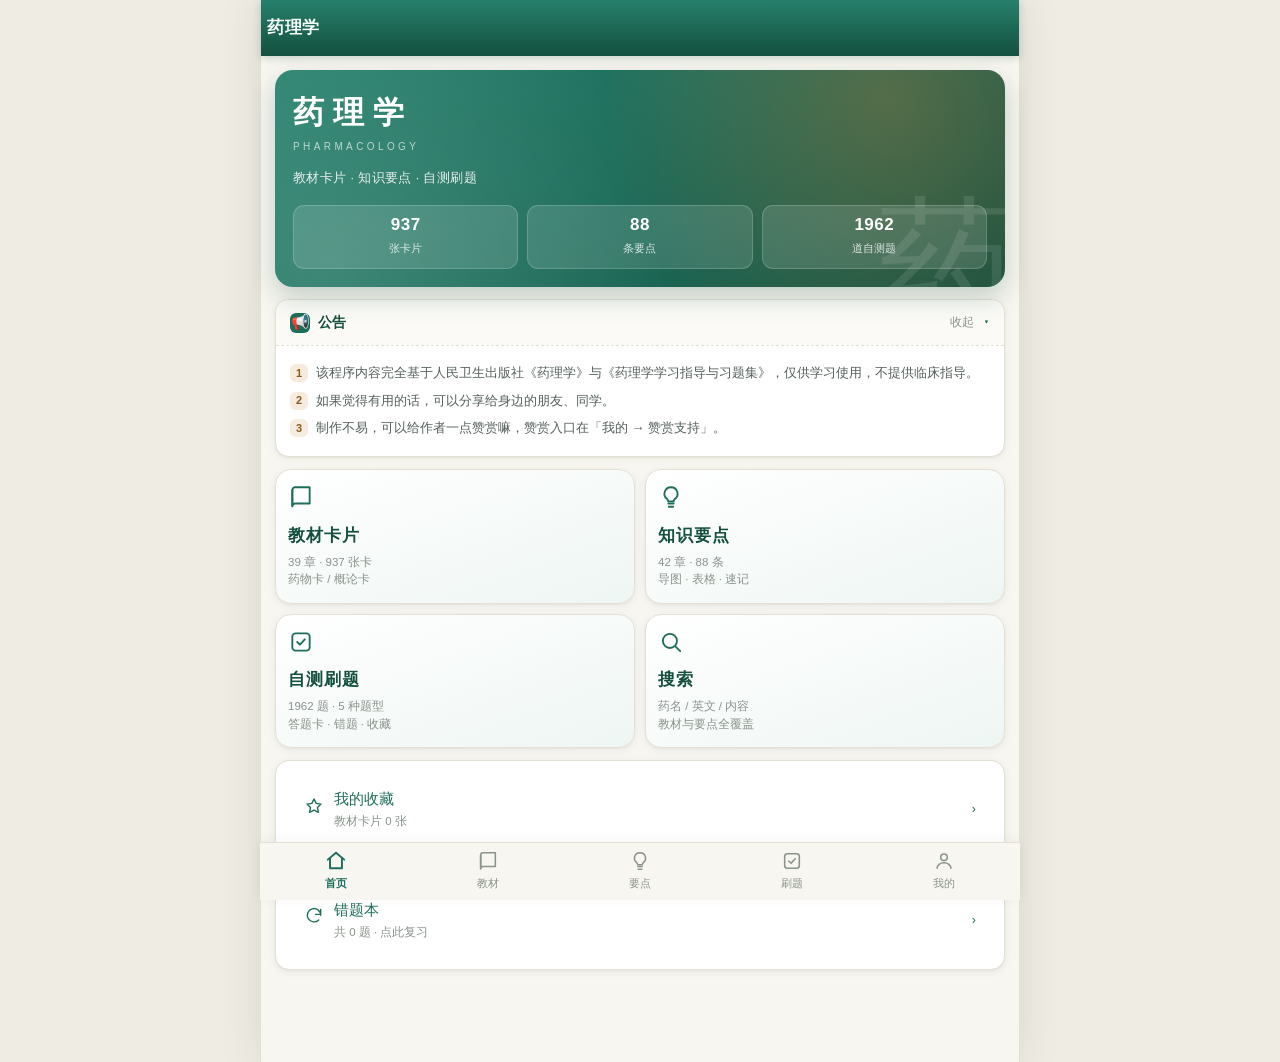
<file: index.html>
<!DOCTYPE html>
<html lang="zh-CN">
<head>
<meta charset="utf-8">
<meta name="viewport" content="width=device-width,initial-scale=1,maximum-scale=1,user-scalable=no,viewport-fit=cover">
<meta name="theme-color" content="#1e6e5c">
<meta name="format-detection" content="telephone=no">
<meta name="description" content="药理学 · 教材卡片 / 知识要点 / 自测刷题（离线可用）">
<title>药理学</title>
<link rel="stylesheet" href="app.css">
<link rel="stylesheet" href="css/quiz.css">
<meta name="apple-mobile-web-app-capable" content="yes">
<meta name="apple-mobile-web-app-status-bar-style" content="default">
<meta name="apple-mobile-web-app-title" content="药理学">
<meta name="mobile-web-app-capable" content="yes">
<link rel="manifest" href="manifest.webmanifest">
<link rel="apple-touch-icon" sizes="180x180" href="icons/apple-touch-icon.png">
<link rel="icon" type="image/png" sizes="192x192" href="icons/icon-192.png">
</head>
<body>
<div id="app">
  <header id="hd"></header>
  <main id="main"><div class="empty">载入中…</div></main>
  <nav id="tabbar"></nav>
</div>
<div id="toast" aria-live="polite"></div>
<div id="dialog"></div>
<script src="js/version.js"></script>
<script src="data/material.js"></script>
<script src="data/kp.js"></script>
<script src="data/quiz.js"></script>
<script src="data/idmap.js"></script>
<script src="js/core.js"></script>
<script src="js/ui.js"></script>
<script src="js/cards.js"></script>
<script src="js/kpview.js"></script>
<script src="js/quizview.js"></script>
<script src="js/misc.js"></script>
<script src="js/boot.js"></script>
<script>
/* 药理学 · 注册 Service Worker（离线可用；失败不影响已缓存资源） */
(function () {
  if (!('serviceWorker' in navigator)) return;
  window.addEventListener('load', function () {
    navigator.serviceWorker.register('sw.js', { scope: './', updateViaCache: 'none' }).catch(function () {});
  });
})();
</script>
</body>
</html>
</file>
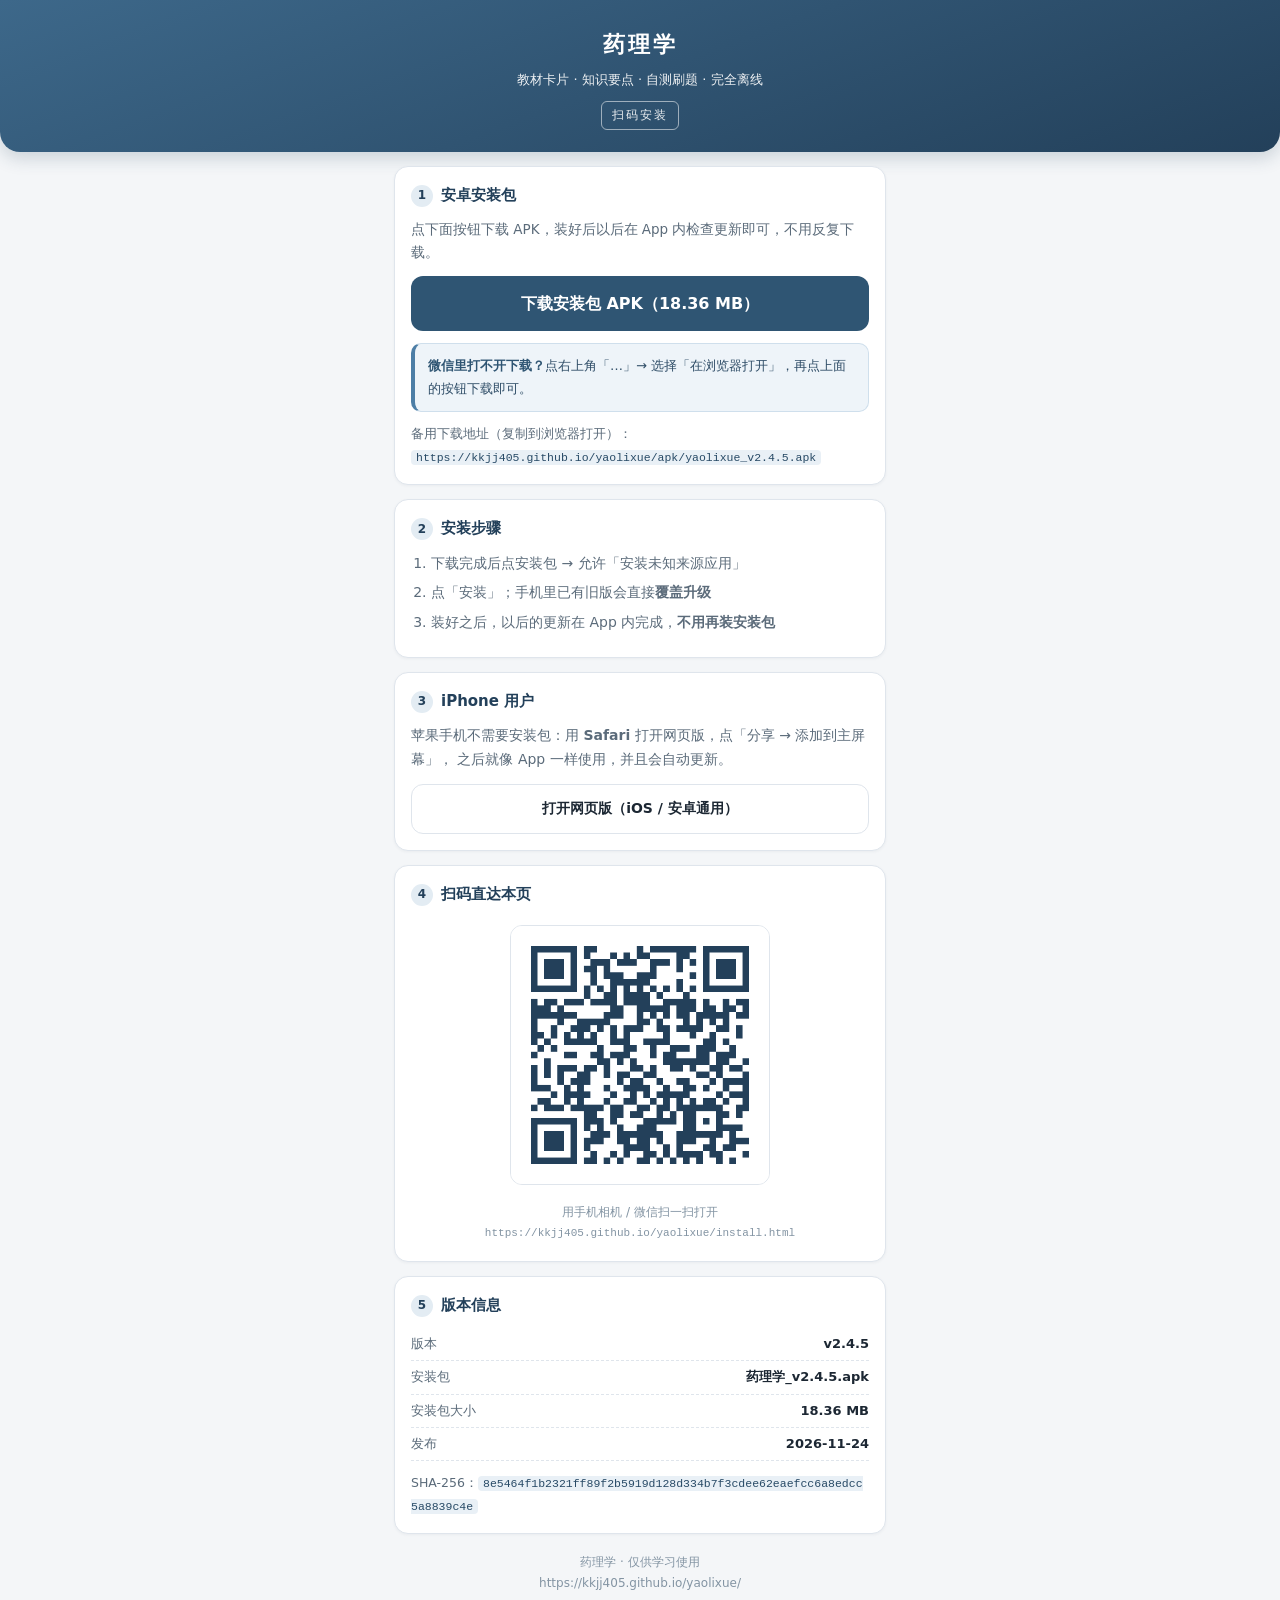
<file: install.html>
<!DOCTYPE html>
<html lang="zh-CN">
<head>
<meta charset="utf-8">
<meta name="viewport" content="width=device-width,initial-scale=1,viewport-fit=cover">
<meta name="theme-color" content="#2f5573">
<title>药理学 · 扫码安装</title>
<style>
:root{--paper:#f4f6f8;--dai:#2f5573;--dai-d:#23405a;--ink:#1c2733;--ink2:#5b6b7a;--line:#dfe5ec}
*{box-sizing:border-box;-webkit-tap-highlight-color:transparent}
body{margin:0;background:var(--paper);color:var(--ink);
  font:15px/1.7 -apple-system,BlinkMacSystemFont,"PingFang SC","Noto Sans CJK SC","Microsoft YaHei",system-ui,sans-serif;
  -webkit-font-smoothing:antialiased;padding-bottom:34px}
.wrap{max-width:520px;margin:0 auto;padding:0 14px}
header{background:linear-gradient(160deg,#3d688a,#23405a);color:#fff;padding:26px 0 22px;text-align:center;
  border-radius:0 0 20px 20px;box-shadow:0 6px 18px rgba(35,64,90,.20)}
header h1{margin:0 0 6px;font-size:22px;letter-spacing:3px}
header p{margin:0;font-size:13px;opacity:.92}
.card{background:#ffffff;border:1px solid var(--line);border-radius:14px;padding:16px;margin-top:14px;
  box-shadow:0 1px 3px rgba(44,66,84,.05)}
.card h2{margin:0 0 10px;font-size:15px;display:flex;align-items:center;gap:8px;color:var(--dai-d)}
.card h2 i{width:22px;height:22px;border-radius:50%;background:#e3ecf3;color:var(--dai-d);
  font-style:normal;font-size:12px;font-weight:700;display:flex;align-items:center;justify-content:center;flex:0 0 22px}
.btn{display:block;text-align:center;text-decoration:none;border-radius:12px;padding:14px;font-size:16px;font-weight:700;
  background:var(--dai);color:#fff;margin-top:12px}
.btn:active{background:var(--dai-d)}
.btn.ghost{background:#ffffff;color:var(--ink);border:1px solid var(--line);font-weight:600;font-size:14px;padding:12px}
.note{background:#eef4f9;border:1px solid #cfdfec;border-left:4px solid #4d7ea6;border-radius:10px;
  padding:11px 13px;font-size:13px;color:#2f4d67;line-height:1.7;margin-top:12px}
.note b{color:#2f5573}
ol{margin:8px 0 0;padding-left:20px;font-size:14px;color:var(--ink2)}
ol li{margin-bottom:6px}
.qrbox{text-align:center;padding:8px 0 2px}
.qrbox img{width:min(70vw,260px);height:auto;border-radius:12px;border:1px solid var(--line);background:#fff}
.qrbox .tip{font-size:12px;color:#8394a3;margin-top:8px}
.kv{display:flex;justify-content:space-between;font-size:13px;color:var(--ink2);padding:5px 0;border-bottom:1px dashed var(--line)}
.kv:last-child{border-bottom:0}
.kv b{color:var(--ink)}
.meta{font-size:12.5px;color:var(--ink2);margin-top:10px;line-height:1.85;word-break:break-all}
.meta code{background:#e9f0f6;padding:1px 5px;border-radius:4px;font-size:11.5px;color:#284a66}
footer{text-align:center;color:#8394a3;font-size:12px;margin-top:18px;line-height:1.7}
.seal{display:inline-block;margin-top:10px;padding:3px 10px;border:1px solid rgba(255,255,255,.6);border-radius:6px;
  font-size:12px;letter-spacing:2px;opacity:.9}
</style>
</head>
<body>
<header>
  <h1>药理学</h1>
  <p>教材卡片 · 知识要点 · 自测刷题 · 完全离线</p>
  <div class="seal">扫码安装</div>
</header>
<div class="wrap">

  <div class="card">
    <h2><i>1</i>安卓安装包</h2>
    <p style="font-size:13.5px;color:var(--ink2);margin:0 0 6px">
      点下面按钮下载 APK，装好后以后在 App 内检查更新即可，不用反复下载。
    </p>
    <a class="btn" href="apk/yaolixue_v2.4.5.apk" download>下载安装包 APK（18.36 MB）</a>
    <div class="note">
      <b>微信里打不开下载？</b>点右上角「…」→ 选择「在浏览器打开」，再点上面的按钮下载即可。
    </div>
    <div class="meta">备用下载地址（复制到浏览器打开）：<br><code>https://kkjj405.github.io/yaolixue/apk/yaolixue_v2.4.5.apk</code></div>
  </div>

  <div class="card">
    <h2><i>2</i>安装步骤</h2>
    <ol>
      <li>下载完成后点安装包 → 允许「安装未知来源应用」</li>
      <li>点「安装」；手机里已有旧版会直接<b>覆盖升级</b></li>
      <li>装好之后，以后的更新在 App 内完成，<b>不用再装安装包</b></li>
    </ol>
  </div>

  <div class="card">
    <h2><i>3</i>iPhone 用户</h2>
    <p style="font-size:14px;color:var(--ink2);margin:0 0 10px">
      苹果手机不需要安装包：用 <b>Safari</b> 打开网页版，点「分享 → 添加到主屏幕」，
      之后就像 App 一样使用，并且会自动更新。
    </p>
    <a class="btn ghost" href="https://kkjj405.github.io/yaolixue/">打开网页版（iOS / 安卓通用）</a>
  </div>

  <div class="card">
    <h2><i>4</i>扫码直达本页</h2>
    <div class="qrbox">
      <img src="[data-uri]" alt="扫码打开安装页">
      <div class="tip">用手机相机 / 微信扫一扫打开 <br><code style="font-size:11px">https://kkjj405.github.io/yaolixue/install.html</code></div>
    </div>
  </div>

  <div class="card">
    <h2><i>5</i>版本信息</h2>
    <div class="kv"><span>版本</span><b>v2.4.5</b></div>
    <div class="kv"><span>安装包</span><b>药理学_v2.4.5.apk</b></div>
    <div class="kv"><span>安装包大小</span><b>18.36 MB</b></div>
    <div class="kv"><span>发布</span><b>2026-11-24</b></div>
    <div class="meta">SHA-256：<code>8e5464f1b2321ff89f2b5919d128d334b7f3cdee62eaefcc6a8edcc5a8839c4e</code></div>
  </div>

  <footer>
    药理学 · 仅供学习使用<br>
    https://kkjj405.github.io/yaolixue/
  </footer>
</div>
</body>
</html>
</file>
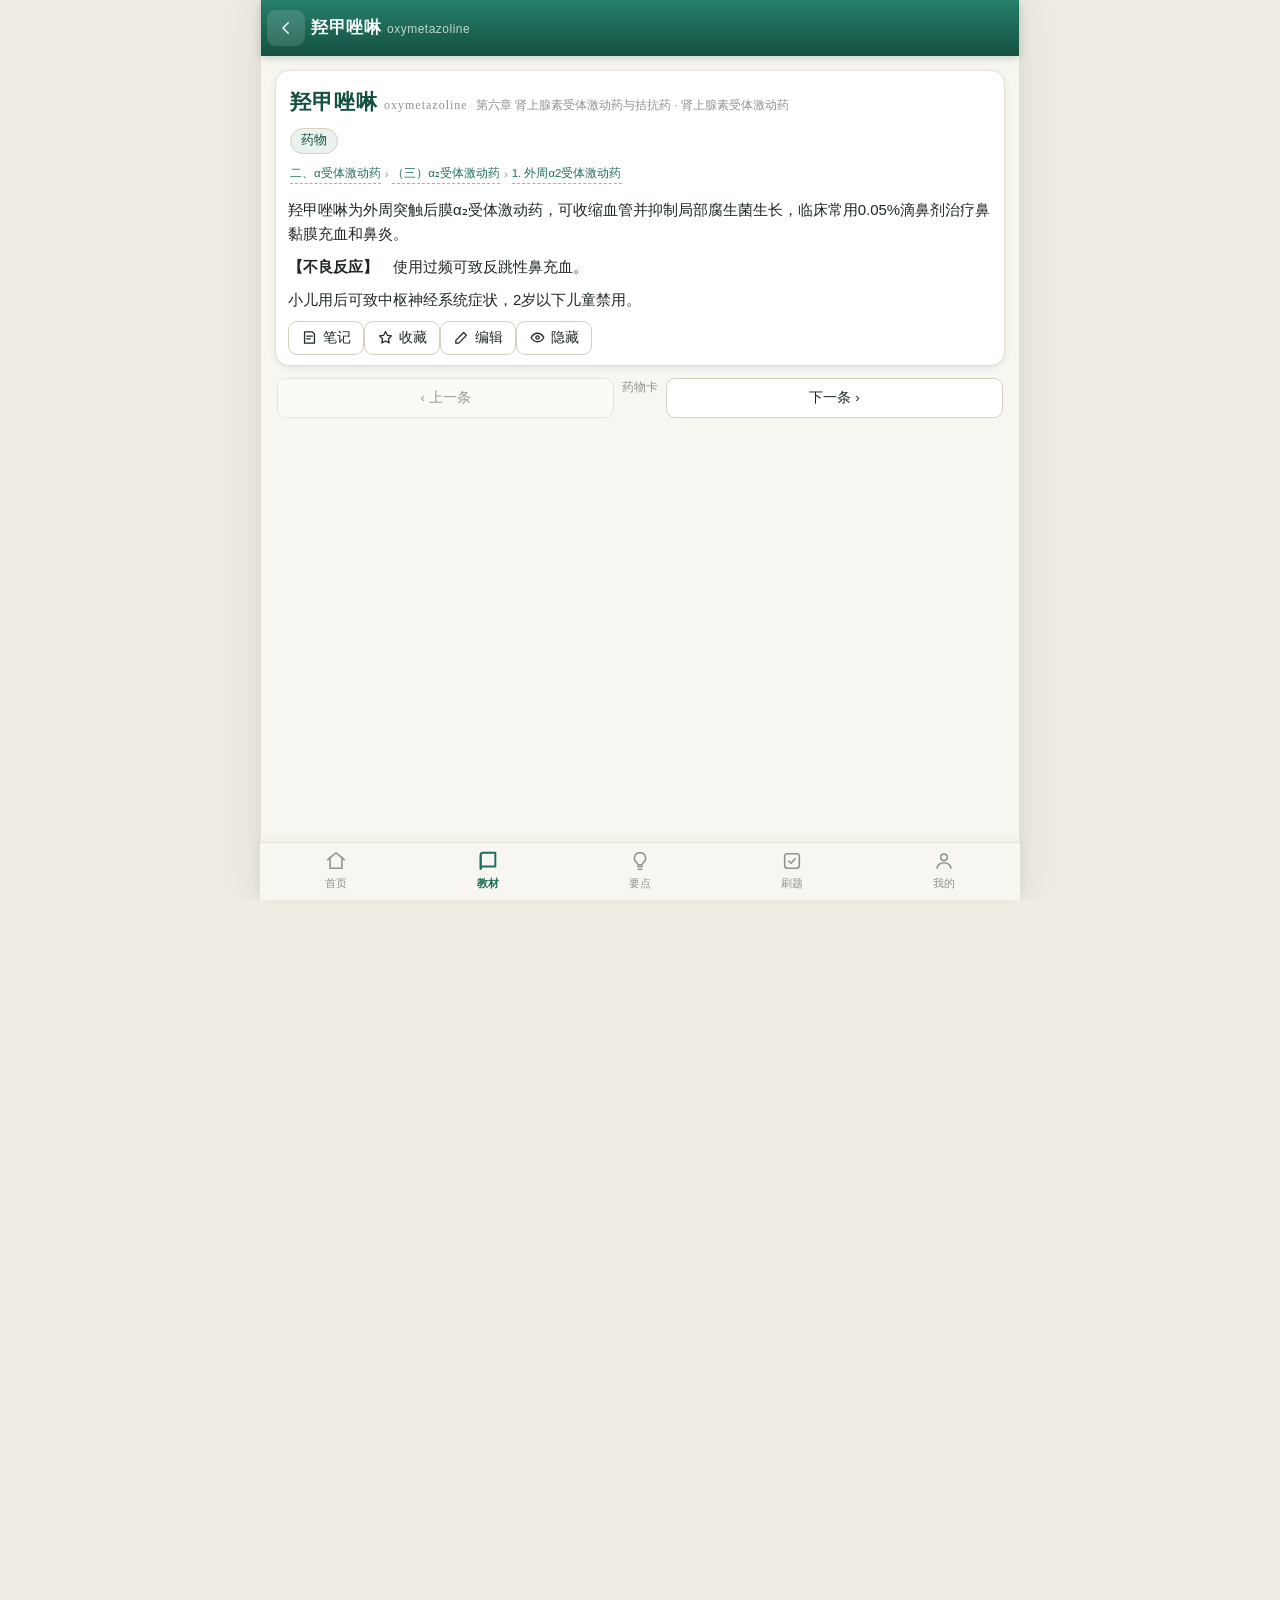
<file: selftest.html>
<!DOCTYPE html><html><head><meta charset="utf-8"><title>init</title>
<link rel="stylesheet" href="app.css">
<link rel="stylesheet" href="css/quiz.css"></head><body>
<div id="app"><header id="hd"></header><main id="main"></main><nav id="tabbar"></nav></div>
<div id="toast"></div><div id="dialog"></div><div id="R"></div>
<script src="js/version.js"></script><script src="data/material.js"></script><script src="data/kp.js"></script>
<script src="data/quiz.js"></script><script src="js/core.js"></script><script src="js/ui.js"></script>
<script src="js/cards.js"></script><script src="js/kpview.js"></script><script src="js/quizview.js"></script>
<script src="js/misc.js"></script><script src="js/boot.js"></script>
<script>
/* 药理学 · 自测：教材 / 知识要点 / 搜索基线 + 刷题（复刻阶段考）全流程 */
(function () {
  var Z = window.YL, UI = window.YL_UI, YQ = window.YL_QUIZ_UI;
  var P = 0, F = 0, L = [];
  function ok(n, c, d) { if (c) { P++; } else { F++; L.push('FAIL ' + n + (d !== undefined ? ' :: ' + d : '')); } }
  function wait(ms) { return new Promise(function (r) { setTimeout(r, ms); }); }
  function q(sel) { return document.querySelector(sel); }
  function qa(sel) { return Array.prototype.slice.call(document.querySelectorAll(sel)); }
  function nav(h) { location.hash = h; UI.render(); }
  function mainTxt() { return (document.getElementById('main').textContent || ''); }
  function clickDialogYes() {
    var b = document.querySelector('#dialog .btn.primary');
    if (b) { b.click(); return; }
    var list = document.querySelectorAll('#dialog [data-di]');
    if (list.length) list[list.length - 1].click();
  }

  async function run() {
    try {
      /* ---------------- 数据基线 ---------------- */
      ok('教材条目与统计一致（≥900）', Z.MAT.stats.entries === Z.MAT.entries.length && Z.MAT.stats.entries >= 900, Z.MAT.stats.entries);
      ok('药物卡与统计一致（≥500）', Z.MAT.stats.drugs === Z.MAT.entries.filter(function (e) { return e.kind === 'drug'; }).length && Z.MAT.stats.drugs >= 500, Z.MAT.stats.drugs);
      ok('知识要点条与统计一致（≥50）', Z.KP.stats.items === Z.KP.items.length && Z.KP.stats.items >= 50, Z.KP.stats.items);
      ok('导图与表格数量正常', Z.KP.stats.images >= 20 && Z.KP.stats.tables >= 20, Z.KP.stats.images + '/' + Z.KP.stats.tables);
      ok('题库 1962（含第三十五章 OCR 补录）', Z.QZ.stats.questions === 1962 && Z.QZ.stats.questions === Z.QZ.questions.length, Z.QZ.stats.questions);
      ok('题型数 A1/B1/X/NM/QA', Z.QZ.stats.A1 === 802 && Z.QZ.stats.B1 === 454 && Z.QZ.stats.X === 527 && Z.QZ.stats.NM === 5 && Z.QZ.stats.QA === 174,
        [Z.QZ.stats.A1, Z.QZ.stats.B1, Z.QZ.stats.X, Z.QZ.stats.NM, Z.QZ.stats.QA].join('/'));

      /* ---------------- 教材 / 知识要点（原断言保留） ---------------- */
      /* ---------------- 新增：标题层级 / 内容归属 / OCR 补录 ---------------- */
      var AUX = /^(学习要求|学习目标|本章小结|小结|目标测试|思考题|复习思考题|练习题|课后练习|复习题|案例|案例分析|知识链接|知识拓展|拓展阅读|课堂讨论|关键词|本章要点|导学|自学)$/;
      var auxHit = Z.MAT.entries.filter(function (e) { return AUX.test(String(e.name).replace(/^[一-龥、（）()0-9.\s]+/, '').trim()) || AUX.test(String(e.name).trim()); });
      ok('教材：教学辅助标题 0 条', auxHit.length === 0, auxHit.slice(0, 3).map(function (e) { return e.name; }).join('|'));
      var sup = Z.MAT.entries.filter(function (e) { return e.supplement; });
      ok('教材：补录「（二）去甲肾上腺素能神经」', sup.some(function (e) { return e.name.indexOf('去甲肾上腺素能神经') >= 0; }), sup.length);
      var ch7 = Z.MAT.chapters.filter(function (c) { return c.num === 7; })[0];
      ok('教材：第七章有隐式节且条目 ≥ 10', !!ch7 && ch7.sectionIds.length >= 1 && ch7.entryIds.length >= 10,
        ch7 ? ch7.sectionIds.length + '/' + ch7.entryIds.length : 'NO');
      var empt = Z.MAT.sections.filter(function (s) { return !s.entryIds.length && !(s.introBlocks && s.introBlocks.length); });
      ok('教材：每节都有条目或节前置正文', empt.length === 0, empt.length);
      var introSec = Z.MAT.sections.filter(function (s) { return s.introBlocks && s.introBlocks.length; }).length;
      var introCh = Z.MAT.chapters.filter(function (c) { return c.introBlocks && c.introBlocks.length; }).length;
      ok('教材：章/节前置正文已保留', introSec >= 80 && introCh >= 20, introCh + '/' + introSec);
      ok('教材：同一父节点下无重复名', (function () {
        /* 不同父节点下允许同名（如第十一章 二、人工合成镇痛药 下另有「（一）阿片受体激动药」） */
        var seen = {}, dup = 0;
        Z.MAT.sections.forEach(function (s) {
          var loc = {};
          s.entryIds.forEach(function (id) {
            var e = Z.matBy[id]; if (!e || e.introOf) return;
            var k = (e.parent || '') + '|' + String(e.name).replace(/\s+/g, '');
            if (loc[k]) dup++; loc[k] = 1;
          });
        });
        return dup === 0;
      })());
      var ch35 = Z.QZ.chapters.filter(function (c) { return c.num === 35; })[0];
      var c35 = Z.QZ.questions.filter(function (q) { return q.chapterId === ch35.id; });
      var c35t = {}; c35.forEach(function (q) { c35t[q.type] = (c35t[q.type] || 0) + 1; });
      ok('第三十五章 OCR 补录 29/16/20/7',
        c35t.A1 === 29 && c35t.B1 === 16 && c35t.X === 20 && c35t.QA === 7,
        [c35t.A1, c35t.B1, c35t.X, c35t.QA].join('/'));

      nav('#/mat');
      ok('教材目录章行', qa('[data-chap]').length > 0, qa('[data-chap]').length);
      /* 概述卡：章/节前置正文现在是可点的卡片（用户 2026-11-23 要求） */
      var introList = Z.MAT.entries.filter(function (e) { return e.kind === 'intro'; });
      ok('概述卡数量正常（章+节 ≥ 100）', introList.length >= 100, introList.length);
      ok('概述卡分章/节两类',
        introList.some(function (e) { return e.introOf === 'chapter'; }) &&
        introList.some(function (e) { return e.introOf === 'section'; }));
      if (q('[data-chap] .chap-hd')) q('[data-chap] .chap-hd').click();
      await wait(20);
      ok('目录里出现概述卡（述）', qa('.er-kind.intro').length >= 1, qa('.er-kind.intro').length);

      /* ---------- v2.4.0：目录只到「一、」，其下全部进卡片正文 ---------- */
      nav('#/mat');
      await wait(30);
      qa('[data-chap] .chap-hd').forEach(function (hd) {
        if (!hd.closest('[data-chap]').classList.contains('open')) hd.click();
      });
      await wait(40);
      var tocNames = qa('.ec-list .er-nm').map(function (n) { return n.textContent.replace(/\s+/g, ''); });
      var rowN = Z.MAT.entries.filter(function (e) { return (e.path || []).length === 0 || e.kind === 'drug'; }).length;
      ok('目录行数 = 一、/概述 + 每张药卡', tocNames.length === rowN, tocNames.length + '/' + rowN);
      var secL1 = {};
      Z.MAT.entries.forEach(function (e) {
        if (e.kind !== 'drug' && (e.path || []).length === 0 && /^[一二三四五六七八九十]+、/.test(e.name)) secL1[e.sectionId] = 1;
      });
      var strayOne = Z.MAT.entries.filter(function (e) {
        return e.kind !== 'drug' && (e.path || []).length === 0 &&
          /^[（(][一二三四五六七八九十]+[）)]/.test(e.name) && secL1[e.sectionId];
      });
      ok('（一）只在没有「一、」的节里才当顶层行', strayOne.length === 0,
        strayOne.map(function (e) { return e.name; }).slice(0, 3).join('|'));
      function nw(s) { return String(s || '').replace(/\s+/g, ''); }
      function chapToc(num) {
        var c = Z.MAT.chapters.filter(function (x) { return x.num === num; })[0];
        var box = c ? document.querySelector('[data-chap="' + c.id + '"] .ec-list') : null;
        if (!box) return [];
        var out = [];
        Array.prototype.forEach.call(box.children, function (n) {
          if (n.classList.contains('ec-sec')) return;                 /* 节标题单独看 */
          if (n.classList.contains('ec-sub')) { out.push(nw(n.textContent)); return; }
          var nm = n.querySelector('.er-nm');
          if (nm) out.push(nw(nm.firstChild ? nm.firstChild.textContent : nm.textContent));
        });
        return out;
      }
      var want6 = ['本章概述', '一、构效关系与分类', '二、α受体激动药', '（一）α₁、α₂受体激动药', '去甲肾上腺素', '间羟胺',
        '（二）α₁受体激动药', '去氧肾上腺素', '（三）α₂受体激动药', '1. 外周α2受体激动药', '羟甲唑啉', '美托咪定',
        '三、β受体激动药', '（一）β₁、β₂受体激动药', '异丙肾上腺素', '（二）β₁受体激动药', '多巴酚丁胺',
        '四、α、β受体激动药', '肾上腺素', '多巴胺', '麻黄碱', '本节概述', '一、α受体拮抗药',
        '（一）非选择性α₁、α₂受体拮抗药', '1. 短效类α₁、α₂受体拮抗药', '酚妥拉明', '妥拉唑林',
        '2. 长效类α₁、α₂受体拮抗药', '酚苄明', '（二）选择性α₁受体拮抗药', '哌唑嗪', '（三）选择性α2受体拮抗药', '育亨宾',
        '二、β受体拮抗药', '（一）非选择性β₁、β₂受体拮抗药', '1. 无内在拟交感活性的β₁、β₂受体拮抗药', '普萘洛尔', '噻吗洛尔',
        '（二）选择性β₁受体拮抗药', '1. 无内在拟交感活性的β₁受体拮抗药', '美托洛尔', '阿替洛尔',
        '2. 有内在拟交感活性的β₁受体拮抗药', '醋丁洛尔', '三、α、β受体拮抗药', '拉贝洛尔', '卡维地洛', '塞利洛尔'];
      var got6 = chapToc(6);
      ok('第六章目录 = 一、 →（一）→ 1. → 每张药卡（用例 B）',
        JSON.stringify(got6) === JSON.stringify(want6.map(nw)),
        got6.filter(function (t, i) { return t !== nw(want6[i]); }).slice(0, 3).join('|') + ' len ' + got6.length + '/' + want6.length);
      var want35 = ['本节概述', '一、β-内酰胺类抗生素概述', '二、青霉素类抗生素', '1. 天然青霉素', '青霉素',
        '2. 半合成青霉素', '甲氧西林', '苯唑西林 oxacillin 萘夫西林 nafcillin 氯唑西林', '氨苄西林 ampicillin 阿莫西林',
        '羧苄西林', '哌拉西林', '替卡西林', '阿洛西林 azlocillin 美洛西林', '美西林 mecillinam 替莫西林 temocillin 匹美西林',
        '三、头孢菌素类抗生素', '四、其他β-内酰胺类抗生素', '五、β-内酰胺酶抑制药及其复方制剂',
        '本节概述', '达托霉素', '磷霉素'];
      var got35 = chapToc(35);
      ok('第三十五章目录（用例 A 的目录部分）', JSON.stringify(got35) === JSON.stringify(want35.map(nw)),
        got35.filter(function (t, i) { return t !== nw(want35[i]); }).slice(0, 3).join('|') + ' len ' + got35.length + '/' + want35.length);
      var grpA = Z.MAT.entries.filter(function (e) { return e.name === '二、α受体激动药'; })[0];
      nav('#/entry/' + grpA.id);
      await wait(50);
      var gtxt = q('#ct-body') ? q('#ct-body').textContent : '';
      ok('「一、」卡片正文含（一）（二）（三）子标题',
        gtxt.indexOf('（一）') >= 0 && gtxt.indexOf('（二）') >= 0 && gtxt.indexOf('（三）') >= 0);
      ok('「一、」卡片正文含 1./2. 子标题', /1\.\s*外周/.test(gtxt) && /2\.\s*中枢/.test(gtxt), gtxt.length);
      ok('「一、」卡片里有药名链接', qa('#ct-body .dl').length >= 3, qa('#ct-body .dl').length);
      var dl0 = q('#ct-body .dl');
      if (dl0) {
        var dlHref = dl0.getAttribute('href');
        nav(dlHref);
        await wait(50);
        ok('点药名链接可进药卡且有正文', !!q('#ct-body') && q('#ct-body').textContent.length > 50 && mainTxt().indexOf('去甲肾上腺素') >= 0,
          q('#ct-body') ? q('#ct-body').textContent.length : 'NO');
        ok('药卡显示上级路径', !!q('.crumb-row .crumb'), qa('.crumb-row .crumb').length);
      }
      var e35 = Z.MAT.entries.filter(function (e) { return e.name.indexOf('β-内酰胺类抗生素概述') >= 0; })[0];
      nav('#/entry/' + e35.id);
      await wait(50);
      var b35 = q('#ct-body') ? q('#ct-body').textContent.replace(/\s+/g, '') : '';
      var i1 = b35.indexOf('（一）分类'), i2 = b35.indexOf('1.青霉素类'), i3 = b35.indexOf('（1）天然青霉素');
      ok('第三十五章：正文顺序（一）分类 → 1.青霉素类 →（1）天然青霉素', i1 >= 0 && i1 < i2 && i2 < i3, [i1, i2, i3].join('/'));
      ok('第三十五章：4.β-内酰胺酶抑制药 在（二）化学结构 之前',
        b35.indexOf('4.β-内酰胺酶抑制药') >= 0 && b35.indexOf('4.β-内酰胺酶抑制药') < b35.indexOf('（二）化学结构'));
      ok('第三十五章：（四）耐药机制下 3.积聚减少 →（1）降低细胞壁外膜通透性',
        b35.indexOf('3.细菌体内的β-内酰胺类抗生素积聚减少') >= 0 &&
        b35.indexOf('3.细菌体内的β-内酰胺类抗生素积聚减少') < b35.indexOf('（1）降低细胞壁外膜通透性'));
      /* 第 6 章「一、构效关系与分类」：A 版缺 1./2./3. 三段，且原配图只有表6-1 的下半页 —— 由 CONTENT_PATCHES 补全 */
      var e68 = Z.MAT.entries.filter(function (e) { return e.name.indexOf('构效关系与分类') >= 0; })[0];
      nav('#/entry/' + e68.id);
      await wait(50);
      var t68 = q('#ct-body') ? q('#ct-body').textContent : '';
      ok('第6章 构效关系：1.苯环上的取代 / 2.碳链上的取代 / 3.氨基上的取代 三段齐全',
        t68.indexOf('1. 苯环上的取代') >= 0 && t68.indexOf('2. 碳链上的取代') >= 0 && t68.indexOf('3. 氨基上的取代') >= 0,
        t68.length);
      var img68 = qa('#ct-body .tbl-fig img').map(function (i) { return i.getAttribute('src') || ''; });
      ok('第6章 构效关系：表6-1 + 续表 + 表6-2 三张整表图',
        img68.length === 3 && img68[0].indexOf('tb0601.') >= 0 && img68[1].indexOf('tb0601_2') >= 0 &&
        img68[2].indexOf('tb0602') >= 0, img68.join(','));
      /* 2.4.3 目录位置记忆：点进卡片再返回，不应跳回目录顶部 */
      nav('#/mat');
      await wait(40);
      var c6x = Z.MAT.chapters.filter(function (x) { return x.num === 6; })[0];
      var hd6 = document.querySelector('[data-chap="' + c6x.id + '"] .chap-hd');
      if (hd6 && !hd6.closest('[data-chap]').classList.contains('open')) hd6.click();
      await wait(40);
      window.scrollTo(0, 900);
      await wait(40);
      var row6 = document.querySelector('a.er[href="#/entry/e077"]');
      if (row6) {
        var y0 = window.scrollY;
        row6.click();
        await wait(80);
        ok('目录里点药卡 → 进药物卡', (location.hash || '').indexOf('#/entry/') === 0, location.hash);
        document.getElementById('hd-back').click();
        await wait(180);
        ok('返回目录回到原滚动位置（±80px）', Math.abs(window.scrollY - y0) <= 80, y0 + ' -> ' + window.scrollY);
      }
      /* 2.4.4 图片查看器：能打开、有「✕ 关闭」、点图片不误关、Esc 可关 */
      nav('#/entry/' + e68.id);
      await wait(60);
      var anyImg = q('#ct-body .tbl-fig img');
      if (anyImg) {
        anyImg.click();
        await wait(80);
        ok('点图片打开查看器', !!q('#imgv.on .iv-stage img') && !!q('#imgv .iv-close'), !!q('#imgv.on'));
        var ivImg = q('#imgv .iv-stage img');
        if (ivImg) ivImg.click();
        await wait(50);
        ok('点图片本身不会误关/重置查看器', !!q('#imgv.on .iv-stage img'));
        document.dispatchEvent(new KeyboardEvent('keydown', { key: 'Escape' }));
        await wait(50);
        ok('Esc 可关闭查看器', !q('#imgv.on'));
        anyImg.click();
        await wait(60);
        var ivc = q('#imgv .iv-close');
        if (ivc) ivc.click();
        await wait(80);
        ok('「✕ 关闭」按钮可关闭查看器', !q('#imgv.on'));
      }
      /* 2.4.5 搜索：名称命中优先 / 正文折叠 / 高亮 / 分组 */
      var sRes = Z.searchAll('阿托品');
      ok('搜索：阿托品 = 名称命中 3 + 正文提到 28', sRes.names.length === 3 && sRes.bodies.length === 28,
        sRes.names.length + '/' + sRes.bodies.length);
      ok('搜索排序：第一条是药物卡「阿托品」', !!(sRes.names[0] && sRes.names[0].e.name === '阿托品'),
        sRes.names[0] && sRes.names[0].e.name);
      nav('#/search?kw=' + encodeURIComponent('阿托品'));
      await wait(80);
      ok('搜索页分组（药名/标题/正文…）', qa('#s-res .sr-grp').length >= 2, qa('#s-res .sr-grp').length);
      ok('搜索页正文默认折叠（有「展开其余」）', !!q('#s-res .sr-more'), qa('#s-res .er').length);
      ok('搜索页关键词高亮', qa('#s-res .hl').length >= 3, qa('#s-res .hl').length);
      var moreBtn = q('#s-res .sr-more[data-more="body"]');
      if (moreBtn) {
        moreBtn.click();
        await wait(80);
        ok('点「展开其余」后正文条目全出', !q('#s-res .sr-more[data-more="body"]'), qa('#s-res .er').length);
      }
      var sEn = Z.searchAll('atropine');
      ok('英文名搜索命中「阿托品」', sEn.names.length >= 1 && sEn.names[0].e.name === '阿托品', sEn.names.length);

      var ie = introList.filter(function (e) { return e.introOf === 'chapter'; })[0];
      nav('#/entry/' + ie.id);
      await wait(40);   /* 等 hashchange 触发的二次渲染结束，否则面板会被冲掉 */
      ok('概述卡可打开且有正文', !!q('#ct-body') && q('#ct-body').textContent.length > 60,
        q('#ct-body') ? q('#ct-body').textContent.length : 'NO');
      ok('概述卡有笔记/收藏/编辑按钮',
        qa('[data-act="note"]').length === 1 && qa('[data-act="fav"]').length === 1 &&
        qa('[data-act="edit"]').length === 1);
      ok('概述卡标签显示「概述」', mainTxt().indexOf('概述') >= 0);
      q('[data-act="edit"]').click();
      await wait(20);
      var cp = document.getElementById('card-panel');
      ok('概述卡可打开编辑面板', !!q('.panel') && cp && cp.innerHTML.length > 0,
        cp ? ('panelHTML=' + cp.innerHTML.length) : 'NO#card-panel');
      ok('编辑面板按段落分字段', qa('.ef').length >= 1, qa('.ef').length);
      if (q('[data-pc="close"]')) q('[data-pc="close"]').click();
      q('[data-act="fav"]').click();
      await wait(10);
      if (q('[data-pc="fav-do"]')) q('[data-pc="fav-do"]').click();
      await wait(20);
      ok('概述卡可收藏', !!Z.store.fav[ie.id]);
      Z.toggleFav(ie.id);
      var drug = Z.MAT.entries.filter(function (e) { return e.kind === 'drug' && e.blocks.length; })[0];
      nav('#/entry/' + drug.id);
      var body = q('#ct-body');
      ok('药物卡渲染有内容', body && body.textContent.length > 50, body ? body.textContent.length : 'NO');
      var tblE = Z.MAT.entries.filter(function (e) { return e.blocks.some(function (b) { return b.t === 'table'; }); })[0];
      if (tblE) { nav('#/entry/' + tblE.id); ok('含表格卡片渲染 table/图片', !!q('.tbl-wrap table') || !!q('.tbl-fig img')); }
      /* §2.6 内容归属红线：教材卡不得出现习题集的导图/表格 */
      ok('教材条目无任何导图挂载', !Z.MAT.entries.some(function (e) { return (e.maps && e.maps.length) || e.blocks.some(function (b) { return b.t === 'img'; }); }));
      ok('教材条目 src 全为 book', Z.MAT.entries.every(function (e) { return e.src === 'book'; }));
      ok('知识要点 src 全为 guide', Z.KP.items.every(function (i) { return i.src === 'guide'; }));

      /* 检查更新 / 强制刷新（用户 2026-11-23 反馈更新慢） */
      nav('#/me');
      ok('我的页有「检查」与「强制刷新」两个入口', !!q('#upd-btn') && !!q('#upd-hard'));
      if (q('#upd-hard')) q('#upd-hard').click();
      await wait(20);
      ok('强制刷新会先弹确认（不直接清缓存）', document.getElementById('dialog').classList.contains('on'));
      var dcb = document.querySelectorAll('#dialog [data-di]');
      if (dcb.length) dcb[0].click();   /* 取消 */
      await wait(20);
      ok('取消后页面不变', location.hash.indexOf('#/me') >= 0);

      nav('#/home');
      ok('首页：封面卡结构就位', !!q('.hero .hero-t') && !!q('.hero-en') && qa('.hero-stats .hs').length === 3);
      ok('首页：不再出现「4 种题型」旧文案', mainTxt().indexOf('4 种题型') < 0);
      ok('首页：三个入口 + 搜索', qa('.big-grid .big').length === 4, qa('.big-grid .big').length);

      nav('#/kp');
      ok('知识点目录 42 章（连续序号）', qa('.kp-chap').length === 42 &&
        qa('.kc-no')[0].textContent === '1', qa('.kp-chap').length);
      var kpWithImg = Z.KP.items.filter(function (i) { return i.blocks.some(function (b) { return b.t === 'img'; }); })[0];
      nav('#/kpi/' + kpWithImg.id);
      ok('知识点导图渲染', !!q('.rich-img img'));

      /* §2.7 回归：知识要点里每一张导图都必须真的能加载（不能只看 img 标签存在） */
      var imgSrcs = [];
      Z.KP.items.forEach(function (it) { it.blocks.forEach(function (b) { if (b.t === 'img') imgSrcs.push(b.src); }); });
      ok('知识要点导图引用 40 张', imgSrcs.length === 40, imgSrcs.length);
      var bad = [];
      await Promise.all(imgSrcs.map(function (src) {
        return new Promise(function (res) {
          var im = new Image();
          im.onload = function () { if (!(im.naturalWidth > 0)) bad.push(src + ':0'); res(); };
          im.onerror = function () { bad.push(src + ':ERR'); res(); };
          im.src = src;
          setTimeout(function () { res(); }, 6000);
        });
      }));
      ok('知识要点导图全部真实可加载', bad.length === 0, bad.slice(0, 4).join('|'));

      nav('#/search?kw=' + encodeURIComponent('阿托品'));
      var sinp = q('#s-kw'); if (sinp) { sinp.value = '阿托品'; sinp.oninput && sinp.oninput(); }
      await wait(260);
      ok('搜索阿托品', Z.searchAll('阿托品').names.length >= 1, Z.searchAll('阿托品').names.length);

      /* ---------------- 刷题：清空痕迹，从目录开始 ---------------- */
      Z.store.rec = {}; Z.store.done = {}; Z.store.wrong = {};
      Z.store.qfav = {}; Z.store.qnotes = {}; Z.store.sessions = {};
      Z.save(true);
      YQ.setMode(0);

      nav('#/quiz');
      ok('刷题目录章节卡片 42', qa('[data-chapter]').length === 42, qa('[data-chapter]').length);
      ok('刷题目录无「交卷」', mainTxt().indexOf('交卷') < 0);

      /* 选一个含 3 种以上题型、且 A1 ≥ 3 题的章节 */
      var ch = null;
      Z.QZ.chapters.forEach(function (c) {
        if (!ch && c.types.length >= 3 && c.types.some(function (t) { return t.t === 'A1' && t.qids.length >= 3; })) ch = c;
      });

      nav('#/qtypes/' + ch.id);
      ok('题型页列出题型行', qa('[data-type]').length === ch.types.length, qa('[data-type]').length + '/' + ch.types.length);
      ok('题型页有练习/快刷/背题模式', qa('[data-mode]').length === 3, qa('[data-mode]').length);

      /* 需求 1：点题型 → 先进入答题卡（不是题目） */
      var tr = q('[data-type="A1"]');
      if (tr) tr.click();
      UI.render();
      await wait(10);
      ok('点题型先进入答题卡', location.hash.indexOf('#/qcard/') === 0 && !!q('.qz-grid') && !q('.qz-qstem'),
        location.hash + ' grid=' + !!q('.qz-grid') + ' stem=' + !!q('.qz-qstem'));

      ok('答题卡按题型分段', qa('.qz-gsec').length >= 2, qa('.qz-gsec').length);
      ok('每个题型行都有「重做本题型」', qa('[data-redo]').length === qa('.qz-gsec').length && qa('[data-redo]').length >= 2,
        qa('[data-redo]').length + '/' + qa('.qz-gsec').length);
      ok('答题卡初始无对错状态色', qa('.qz-cell.s1,.qz-cell.s2').length === 0,
        qa('.qz-cell.s1,.qz-cell.s2').length);

      /* ---------------- 开始答题：单题提交、立即判对错 ---------------- */
      var gs = q('#gStart');
      if (gs) gs.click();
      UI.render();
      await wait(10);
      ok('答题页渲染题干', !!q('.qz-qstem'), !!q('.qz-qstem'));
      ok('答题页无「交卷」', mainTxt().indexOf('交卷') < 0);
      ok('底部操作条：上一题/答题卡/下一题', !!q('#q-prev') && !!q('#q-card') && !!q('#q-next'));

      var s0 = Z.store.sessions.cur;
      var list0 = YQ.listOf(s0.cid, s0.type, s0.filter);
      var q0 = list0[s0.idx];
      var ansKey = (q0.answer || [])[0];
      var optEl = qa('[data-opt]').filter(function (b) { return b.getAttribute('data-opt') === ansKey; })[0];
      if (optEl) optEl.click();
      await wait(10);
      ok('点选项立即判对', Z.store.rec[q0.id] && Z.store.rec[q0.id].st === 1,
        Z.store.rec[q0.id] ? Z.store.rec[q0.id].st : 'no');
      ok('立即显示正确答案', mainTxt().indexOf('正确答案：') >= 0);
      ok('判定后显示「答对了」', mainTxt().indexOf('答对了') >= 0);
      ok('判定后仍无「交卷」', mainTxt().indexOf('交卷') < 0);

      /* 需求 4：离开再进，痕迹仍在 */
      var runH = location.hash;
      nav('#/qcard/' + s0.cid + '?t=' + s0.type);
      ok('答题卡正确状态色（绿）', !!q('.qz-cell.s1'), qa('.qz-cell.s1').length);
      nav(runH);
      ok('重进同题痕迹仍在（原选择/判定/答案）',
        qa('.qz-opt.right').length > 0 && mainTxt().indexOf('正确答案：') >= 0,
        'right=' + qa('.qz-opt.right').length);

      /* 需求 5：每题都有「重做本题」 */
      var redoBtn = q('#q-redo');
      ok('每题都有「重做本题」按钮', !!redoBtn);
      if (redoBtn) redoBtn.click();
      await wait(10);
      ok('重做本题弹确认（含历史统计）', document.getElementById('dialog').classList.contains('on'));
      clickDialogYes();
      await wait(30);
      ok('每题重做清除本题痕迹', Z.store.rec[q0.id] && Z.store.rec[q0.id].st === 0 &&
        mainTxt().indexOf('正确答案：') < 0, Z.store.rec[q0.id] ? Z.store.rec[q0.id].st : 'no');
      ok('重做后选项恢复可作答', qa('[data-opt]').length > 0 && qa('.qz-opt.right').length === 0);

      /* 答错 → 立即判错并显示正确答案 */
      var wrongKey = null;
      qa('[data-opt]').forEach(function (b) {
        var k = b.getAttribute('data-opt');
        if (!wrongKey && (q0.answer || []).indexOf(k) < 0) wrongKey = k;
      });
      if (wrongKey) q('[data-opt="' + wrongKey + '"]').click();
      await wait(10);
      ok('答错立即判错并显示正确答案', Z.store.rec[q0.id] && Z.store.rec[q0.id].st === 2 &&
        !!q('.qz-res.bad') && mainTxt().indexOf('正确答案：') >= 0,
        Z.store.rec[q0.id] ? Z.store.rec[q0.id].st : 'no');

      /* 错题本视图 */
      nav('#/qwrong?seg=wrong');
      ok('错题本视图列出错题', qa('[data-wb]').length >= 1, qa('[data-wb]').length);

      /* 答题卡错误状态色 */
      nav('#/qcard/' + s0.cid + '?t=' + s0.type);
      ok('答题卡错误状态色（红）', !!q('.qz-cell.s2'), qa('.qz-cell.s2').length);

      /* 从答题卡「开始/继续」应回到上次做到的位置 */
      nav('#/qcard/' + s0.cid + '?t=' + s0.type);
      var g2 = q('#gStart');
      if (g2) g2.click();
      UI.render();
      await wait(10);
      var nxBtn = q('#q-next');
      if (nxBtn) nxBtn.click();
      await wait(10);
      var resumeIdx = Z.store.sessions.cur.idx;
      nav('#/qcard/' + s0.cid + '?t=' + s0.type);
      var g3 = q('#gStart');
      if (g3) g3.click();
      UI.render();
      await wait(10);
      ok('从答题卡继续作答保持上次进度', Z.store.sessions.cur.idx === resumeIdx,
        Z.store.sessions.cur.idx + '/' + resumeIdx);

      /* 自定义批量重做：用户自行选哪几题（保留重做本题型） */
      nav('#/qcard/' + s0.cid + '?t=' + s0.type);
      var selList = YQ.listOf(s0.cid, s0.type, 'all');
      selList.slice(0, 2).forEach(function (qq) {
        Z.store.rec[qq.id] = { c: (qq.answer && qq.answer[0]) || 'A', st: 1, ts: Date.now() };
      });
      Z.save(true);
      nav('#/qcard/' + s0.cid + '?t=' + s0.type);
      await wait(10);
      ok('答题卡有「自定义重做」入口', !!q('#gSel'));
      if (q('#gSel')) q('#gSel').click();
      await wait(10);
      ok('进入选择模式：底部操作条出现', !!q('#selbar.on'));
      var beforeHash = location.hash, clickedN = 0;
      qa('.qz-cell').forEach(function (b) {
        if (clickedN >= 2) return;
        if (b.classList.contains('s1') || b.classList.contains('s2')) { b.click(); clickedN++; }
      });
      await wait(10);
      ok('选择模式下点格子不跳转答题页', location.hash === beforeHash, location.hash);
      ok('已选计数正确', q('#seln') && q('#seln').textContent === String(clickedN),
        q('#seln') ? q('#seln').textContent : 'NO');
      ok('选中格子有选中态', qa('.qz-cell.sel').length === clickedN, qa('.qz-cell.sel').length);
      if (q('#selDo')) q('#selDo').click();
      await wait(10);
      ok('重做所选会弹确认', document.getElementById('dialog').classList.contains('on'));
      clickDialogYes();
      await wait(40);
      var stillDone = selList.slice(0, 2).filter(function (qq) {
        var r = Z.store.rec[qq.id];
        return r && r.st !== 0;
      });
      ok('重做所选只清选中的题', stillDone.length === 0,
        stillDone.map(function (x) { return x.id; }).join(','));

      /* 需求 6：答题卡题型行「重做本题型」批量清痕迹（无弹窗式范围选择） */
      nav('#/qcard/' + s0.cid + '?t=' + s0.type);
      var rdType = q('[data-redo="A1"]');
      ok('题型行「重做本题型」存在', !!rdType);
      if (rdType) rdType.click();
      await wait(10);
      ok('重做本题型为简单确认（无范围选择弹窗）',
        document.getElementById('dialog').classList.contains('on') && !q('#brFrom') && !q('.brrange'));
      clickDialogYes();
      await wait(30);
      var a1st = YQ.statOf(s0.cid, 'A1', 'all');
      ok('题型行批量重做清空该题型', a1st.done === 0, JSON.stringify(a1st));
      ok('批量重做后答题卡回到未做', qa('.qz-cell.s1,.qz-cell.s2,.qz-cell.s3,.qz-cell.s4').length === 0,
        qa('.qz-cell.s1,.qz-cell.s2,.qz-cell.s3,.qz-cell.s4').length);

      /* 配伍题：共用备选答案 + 点选项判对 + 已掌握状态 */
      var chB1 = null;
      Z.QZ.chapters.forEach(function (c) {
        if (!chB1 && c.types.some(function (t) { return t.t === 'B1' && t.qids.length; })) chB1 = c;
      });
      nav('#/qcard/' + chB1.id + '?t=B1');
      var bStart = q('[data-start="B1"]');
      if (bStart) bStart.click();
      UI.render();
      await wait(10);
      var bs = Z.store.sessions.cur;
      var bq = YQ.listOf(bs.cid, 'B1', 'all')[bs.idx];
      ok('配伍题显示共用备选答案', mainTxt().indexOf('共用备选答案') >= 0 && qa('[data-opt]').length === 5,
        mainTxt().indexOf('共用备选答案') + '/' + qa('[data-opt]').length);
      var bKey = (bq.answer || [])[0];
      var bOpt = q('[data-opt="' + bKey + '"]');
      if (bOpt) bOpt.click();
      await wait(10);
      ok('配伍题点选项立即判对', YQ.stOf(bq.id) === 1, YQ.stOf(bq.id));
      var skBtn = q('#q-skip');
      if (skBtn) skBtn.click();
      await wait(10);
      ok('「已掌握」可标记(3)', YQ.stOf(bq.id) === 3, YQ.stOf(bq.id));
      nav('#/qcard/' + chB1.id + '?t=B1');
      ok('答题卡已掌握状态色（黄）', !!q('.qz-cell.s3'), qa('.qz-cell.s3').length);


      nav('#/qcard/' + ch.id + '?t=X');
      var xStart = q('[data-start="X"]');
      if (xStart) xStart.click();
      UI.render();
      await wait(10);
      var xs = Z.store.sessions.cur;
      var xList = YQ.listOf(xs.cid, 'X', 'all');
      var xq = xList[xs.idx];
      (xq.answer || []).forEach(function (k) {
        var b = q('[data-opt="' + k + '"]');
        if (b) b.click();
      });
      await wait(10);
      var xsub = q('#q-submit');
      if (xsub) xsub.click();
      await wait(10);
      ok('多选：勾选后提交立即判分', YQ.stOf(xq.id) === 1 && mainTxt().indexOf('正确答案：') >= 0,
        YQ.stOf(xq.id));

      /* 需求 3：名词解释 → 答题框 → 提交 → 参考答案 → 自评 */
      var chNm = null;
      Z.QZ.chapters.forEach(function (c) {
        if (!chNm && c.types.some(function (t) { return t.t === 'NM' && t.qids.length; })) chNm = c;
      });
      nav('#/qcard/' + chNm.id + '?t=NM');
      var stBtn = q('[data-start="NM"]');
      if (stBtn) stBtn.click();
      UI.render();
      await wait(10);
      ok('名词解释题有答题框', !!q('#qa-txt'));
      var ta = q('#qa-txt');
      if (ta) { ta.value = '药理学是研究药物与机体相互作用及规律的学科。'; ta.oninput && ta.oninput(); }
      var subBtn = q('#q-submit');
      if (subBtn) subBtn.click();
      await wait(10);
      ok('提交后显示参考答案', mainTxt().indexOf('参考答案') >= 0);
      ok('提交后出现用户自评', mainTxt().indexOf('自评') >= 0);
      var nmList = YQ.listOf(chNm.id, 'NM', 'all');
      var nmQ = nmList[Z.store.sessions.cur.idx];
      ok('文字题提交后为待提交/待自评(4)', YQ.stOf(nmQ.id) === 4, YQ.stOf(nmQ.id));
      var okBtn = q('#qa-ok');
      if (okBtn) okBtn.click();
      await wait(10);
      ok('文字题自评后判对(1)', YQ.stOf(nmQ.id) === 1, YQ.stOf(nmQ.id));

      /* 收藏 / 笔记保留 */
      var favBtn = q('#q-fav');
      if (favBtn) favBtn.click();
      await wait(10);
      ok('题目收藏已保留', !!Z.store.qfav[nmQ.id]);
      var noteBtn = q('#q-note');
      if (noteBtn) noteBtn.click();
      await wait(10);
      ok('笔记编辑区就地展开', !!q('#note-ta'));
      var nta = q('#note-ta');
      if (nta) { nta.value = '记忆点：定义 + 研究对象'; }
      var nsave = q('#note-save');
      if (nsave) nsave.click();
      await wait(10);
      ok('题目笔记已保存', Z.store.qnotes[nmQ.id] === '记忆点：定义 + 研究对象',
        Z.store.qnotes[nmQ.id]);

      /* 答题卡点击数字跳题（优先点 NM 段的格子） */
      nav('#/qcard/' + chNm.id + '?t=NM');
      var cell = q('.qz-gsec[data-sec="NM"] .qz-cell');
      var cellQid = cell ? cell.getAttribute('data-qid') : '';
      if (cell) cell.click();
      UI.render();
      await wait(10);
      var s1 = Z.store.sessions.cur;
      var jumpQ = s1 ? YQ.listOf(s1.cid, s1.type, s1.filter)[s1.idx] : null;
      ok('答题卡点击数字跳题', location.hash === '#/qrun' && !!jumpQ && jumpQ.id === cellQid,
        location.hash + ' ' + (jumpQ && jumpQ.id) + '/' + cellQid);

      /* 背题模式（可选，不引入交卷） */
      YQ.setMode(3);
      YQ.startRun(chNm.id, 'NM', 'all', 0);
      UI.render();
      await wait(10);
      ok('背题模式直接看答案', mainTxt().indexOf('参考答案') >= 0 && !q('#qa-txt'),
        mainTxt().indexOf('参考答案') + '/' + !!q('#qa-txt'));
      YQ.setMode(0);

      nav('#/qcard/' + chNm.id + '?t=NM');
      ok('答题卡无「交卷」', mainTxt().indexOf('交卷') < 0);
      /* ── 表格图片（原书扫描）── */
      var imgBlocks = [], noImgBlocks = [];
      (window.YL_MAT.entries || []).forEach(function (e) {
        (e.blocks || []).forEach(function (b) {
          if (b.t !== 'table') return;
          if (b.img) imgBlocks.push({ e: e, b: b }); else noImgBlocks.push({ e: e, b: b });
        });
      });
      ok('表块带图 ≥25', imgBlocks.length >= 25, imgBlocks.length + '/' + (imgBlocks.length + noImgBlocks.length));
      if (imgBlocks.length) {
        var t1 = imgBlocks[0];
        nav('#/entry/' + t1.e.id);
        await wait(60);
        var fig = q('.tbl-fig img');
        ok('表格渲染成图片', !!fig && fig.getAttribute('src') === t1.b.img,
          fig && fig.getAttribute('src'));
        var loaded = false;
        if (fig) {
          loaded = fig.complete && fig.naturalWidth > 0;
          if (!loaded) {
            loaded = await new Promise(function (res) {
              fig.onload = function () { res(fig.naturalWidth > 0); };
              fig.onerror = function () { res(false); };
              setTimeout(function () { res(fig.naturalWidth > 0); }, 1500);
            });
          }
        }
        ok('表格图片真的能加载', loaded);
      }
      if (noImgBlocks.length) {
        var t2 = noImgBlocks[0];
        nav('#/entry/' + t2.e.id);
        await wait(40);
        ok('无图的表块仍渲染文字表', !!q('.tbl-wrap table'));
      }

    } catch (e) {
      F++; L.push('EXC ' + (e && e.stack ? e.stack : e));
    }
    document.getElementById('R').textContent = 'RESULT P=' + P + ' F=' + F + ' ' + L.join(' | ');
    document.title = 'YL SELFTEST P=' + P + ' F=' + F + (L.length ? ' ' + L.join(' | ') : '');
  }
  setTimeout(function () { run(); }, 400);
})();
</script></body></html>
</file>
<file: app.css>
/* 药理学 · 竹青 + 米白 + 陶橙 主题（第二版配色；主色变量沿用旧名 brown/blue 以免遗漏组件） */
:root{
  --paper:#f8f6f0; --paper-2:#efece3; --paper-3:#e3ded1;
  --card:#ffffff; --card-2:#fbfaf6;
  --ink:#1f2724; --ink-2:#55605a; --ink-3:#8a938c;
  --brown:#1e6e5c; --brown-d:#14503f; --brown-l:#8fbdb0;
  --red:#a8382f; --red-l:#d08b80;
  --green:#2f7d4e; --green-l:#e6f0e8;
  --blue:#1e6e5c; --blue-l:#e9f2ee;
  --accent:#c4813a; --accent-l:#f6ebdc;
  --line:#e5e0d4; --line-2:#d6d0c0;
  --sd:0 1px 2px rgba(31,39,36,.05), 0 2px 10px rgba(31,39,36,.06);
  --sd-2:0 6px 20px rgba(31,39,36,.16);
  --r:14px; --r-s:10px;
  --hd:56px; --tab:58px;
}
*{box-sizing:border-box;-webkit-tap-highlight-color:transparent}
html,body{margin:0;padding:0;height:100%}
body{
  background:var(--paper-2); color:var(--ink);
  font-family:-apple-system,BlinkMacSystemFont,"PingFang SC","Hiragino Sans GB","Microsoft YaHei","Source Han Sans SC",sans-serif;
  font-size:15px; line-height:1.65; -webkit-text-size-adjust:100%;
  overscroll-behavior-y:none;
}
.serif{font-family:"Songti SC","STSong","Noto Serif SC",Georgia,serif}
#app{
  position:relative; max-width:760px; margin:0 auto; min-height:100%;
  background:var(--paper); box-shadow:0 0 40px rgba(27,42,38,.10);
  display:flex; flex-direction:column;
}
/* ---------- 头部 ---------- */
#hd{
  position:sticky; top:0; z-index:30; height:var(--hd);
  display:flex; align-items:center; gap:6px; padding:0 10px 0 6px;
  background:linear-gradient(180deg,var(--brown),var(--brown-d));
  color:#f7fbf9; box-shadow:0 2px 8px rgba(18,38,32,.20);
  padding-top:env(safe-area-inset-top);
  height:calc(var(--hd) + env(safe-area-inset-top));
}
#hd .hd-title{font-size:17px; font-weight:600; letter-spacing:.5px; flex:1; min-width:0;
  overflow:hidden; text-overflow:ellipsis; white-space:nowrap}
#hd .hd-title small{font-weight:400; opacity:.75; font-size:12px; margin-left:6px}
.hd-btn{
  flex:0 0 auto; height:36px; min-width:36px; padding:0 10px; border:0; border-radius:9px;
  background:rgba(255,255,255,.14); color:#fff; font-size:14px; display:inline-flex;
  align-items:center; justify-content:center; gap:4px; cursor:pointer;
}
.hd-btn:active{background:rgba(255,255,255,.26)}
.hd-btn svg{width:18px;height:18px;fill:none;stroke:currentColor;stroke-width:1.9;stroke-linecap:round;stroke-linejoin:round}
/* ---------- 主体 ---------- */
#main{
  flex:1; padding:14px 14px calc(var(--tab) + env(safe-area-inset-bottom) + 22px);
  min-height:calc(100vh - var(--hd) - var(--tab));
}
#main.has-bar{padding-bottom:calc(var(--tab) + env(safe-area-inset-bottom) + 78px)}
/* ---------- 底部导航 ---------- */
#tabbar{
  position:fixed; left:50%; transform:translateX(-50%); bottom:0; z-index:40;
  width:100%; max-width:760px; height:calc(var(--tab) + env(safe-area-inset-bottom));
  padding-bottom:env(safe-area-inset-bottom);
  display:flex; background:rgba(248,243,234,.97); backdrop-filter:blur(8px);
  border-top:1px solid var(--line); box-shadow:0 -2px 12px rgba(27,42,38,.05);
}
#tabbar a{
  flex:1; display:flex; flex-direction:column; align-items:center; justify-content:center;
  gap:2px; text-decoration:none; color:var(--ink-3); font-size:11px; letter-spacing:.3px;
}
#tabbar a svg{width:22px;height:22px;fill:none;stroke:currentColor;stroke-width:1.7;stroke-linecap:round;stroke-linejoin:round}
#tabbar a.on{color:var(--brown); font-weight:600}
#tabbar a.on svg{stroke-width:2.1}
/* ---------- 通用 ---------- */
svg{flex:0 0 auto; overflow:visible}
.notice .nt svg{width:16px;height:16px;fill:none;stroke:currentColor;stroke-width:1.8;stroke-linecap:round}
.list .li > span svg{width:20px;height:20px;fill:none;stroke:currentColor;stroke-width:1.7;stroke-linecap:round;stroke-linejoin:round}
.btn svg{width:17px;height:17px;fill:none;stroke:currentColor;stroke-width:1.8;stroke-linecap:round;stroke-linejoin:round}
.card{background:var(--card); border:1px solid var(--line); border-radius:var(--r); box-shadow:var(--sd); padding:14px; margin-bottom:12px}
.card.flat{box-shadow:none; background:var(--card-2)}
.row{display:flex; align-items:center; gap:10px}
.row.between{justify-content:space-between}
.row.wrap{flex-wrap:wrap}
.grow{flex:1; min-width:0}
.muted{color:var(--ink-2)}
.dim{color:var(--ink-3)}
.small{font-size:12.5px}
.tiny{font-size:11.5px}
.b{font-weight:600}
.center{text-align:center}
.mt0{margin-top:0}.mt6{margin-top:6px}.mt10{margin-top:10px}.mt14{margin-top:14px}.mt18{margin-top:18px}
.mb0{margin-bottom:0}.mb6{margin-bottom:6px}.mb10{margin-bottom:10px}
.hr{height:1px;background:var(--line);margin:12px 0;border:0}
.empty{padding:44px 16px; text-align:center; color:var(--ink-3); font-size:14px}
.empty .em-ico{font-size:30px; opacity:.5; display:block; margin-bottom:8px}
h1,h2,h3,h4{margin:0 0 8px; line-height:1.35}
h1{font-size:20px}h2{font-size:17px}h3{font-size:15.5px}h4{font-size:14px}
p{margin:0 0 8px}
a{color:var(--brown); text-decoration:none}
/* 按钮 */
.btn{
  display:inline-flex; align-items:center; justify-content:center; gap:5px;
  height:42px; padding:0 18px; border-radius:11px; border:1px solid var(--line-2);
  background:var(--card); color:var(--ink); font-size:15px; font-weight:500;
  cursor:pointer; user-select:none; font-family:inherit;
}
.btn:active{transform:scale(.985); background:var(--card-2)}
.btn.primary{background:linear-gradient(180deg,var(--brown),var(--brown)); border-color:var(--brown-d); color:#fff}
.btn.primary:active{background:var(--brown-d)}
.btn.danger{color:var(--red); border-color:#e6c6c0; background:#f8f1f0}
.btn.ghost{background:transparent; border-color:transparent; color:var(--brown)}
.btn.block{width:100%}
.btn.sm{height:34px; padding:0 12px; font-size:13.5px; border-radius:9px}
.btn.xs{height:28px; padding:0 9px; font-size:12.5px; border-radius:8px}
.btn[disabled]{opacity:.45; pointer-events:none}
.btn.on{background:var(--brown); color:#fff; border-color:var(--brown-d)}
/* 标签/胶囊 */
.chip{display:inline-flex; align-items:center; gap:4px; height:26px; padding:0 10px; border-radius:20px;
  background:var(--paper-2); border:1px solid var(--line); color:var(--brown-d); font-size:12.5px}
.chip.solid{background:var(--blue-l); border-color:var(--line-2)}
.chip.gray{color:var(--ink-2); background:var(--paper-2)}
.chip.on{background:var(--brown); border-color:var(--brown-d); color:#fff}
.badge{display:inline-block; min-width:18px; height:18px; line-height:18px; padding:0 5px; border-radius:9px;
  background:var(--brown); color:#fff; font-size:11px; text-align:center}
.badge.gray{background:var(--line-2); color:var(--ink-2)}
/* 分段控件 */
.seg{display:flex; background:var(--paper-2); border:1px solid var(--line); border-radius:11px; padding:3px; gap:3px}
.seg button{flex:1; height:36px; border:0; border-radius:8px; background:transparent; color:var(--ink-2);
  font-size:14px; font-family:inherit; cursor:pointer}
.seg button.on{background:var(--card); color:var(--brown-d); font-weight:600; box-shadow:0 1px 4px rgba(90,70,40,.12)}
/* 表单 */
.field{margin-bottom:12px}
.field > label{display:block; font-size:13px; color:var(--ink-2); margin-bottom:5px}
.input, textarea.input{
  width:100%; border:1px solid var(--line-2); border-radius:10px; background:var(--card);
  padding:10px 12px; font-size:15px; color:var(--ink); font-family:inherit; line-height:1.6;
  outline:none; -webkit-appearance:none;
}
.input:focus, textarea.input:focus{border-color:var(--brown-l); box-shadow:0 0 0 3px rgba(63,125,111,.15)}
textarea.input{resize:vertical; min-height:88px}
.searchbox{position:relative}
.searchbox .input{padding-left:38px; height:44px}
.searchbox .s-ico{position:absolute; left:12px; top:12px; width:20px; height:20px;
  fill:none; stroke:var(--ink-3); stroke-width:1.9; stroke-linecap:round}
/* 开关 */
.switch{position:relative; width:46px; height:27px; flex:0 0 auto}
.switch input{position:absolute; opacity:0; width:0; height:0}
.switch .sl{position:absolute; inset:0; background:var(--line-2); border-radius:20px; transition:.18s}
.switch .sl:before{content:""; position:absolute; width:21px; height:21px; left:3px; top:3px;
  background:#fff; border-radius:50%; transition:.18s; box-shadow:0 1px 3px rgba(0,0,0,.18)}
.switch input:checked + .sl{background:var(--brown)}
.switch input:checked + .sl:before{transform:translateX(19px)}
/* 复选 */
.ck{display:inline-flex; align-items:center; gap:7px; cursor:pointer; user-select:none}
.ck input{width:18px; height:18px; accent-color:var(--brown); margin:0}
/* 列表 */
.list{background:var(--card); border:1px solid var(--line); border-radius:var(--r); overflow:hidden}
.list .li{display:flex; align-items:center; gap:10px; padding:13px 14px; border-bottom:1px solid var(--line);
  background:var(--card); cursor:pointer}
.list .li:last-child{border-bottom:0}
.list .li:active{background:var(--card-2)}
.list .li .li-t{flex:1; min-width:0}
.list .li .li-t .t{font-size:15px}
.list .li .li-t .s{font-size:12px; color:var(--ink-3); margin-top:1px}
.list .li .arrow{color:var(--line-2); font-size:18px}
/* 目录 */
.chap{margin-bottom:10px; border:1px solid var(--line); border-radius:var(--r); background:var(--card); overflow:hidden}
.chap-hd{display:flex; align-items:center; gap:9px; padding:12px 13px; cursor:pointer; background:var(--card-2)}
.chap-hd .cn{font-size:15px; font-weight:600; color:var(--brown-d); flex:1}
.chap-hd .caret{width:16px;height:16px;stroke:var(--ink-3);fill:none;stroke-width:2;stroke-linecap:round;stroke-linejoin:round;transition:.16s}
.chap.open .caret{transform:rotate(90deg)}
.chap-bd{display:none; padding:4px 0 8px}
.chap.open .chap-bd{display:block}
.sec{padding:6px 13px 2px}
.sec-t{font-size:12.5px; color:var(--ink-3); padding:5px 0 4px; letter-spacing:.4px}
.dr{display:flex; align-items:center; gap:8px; padding:9px 12px; margin:1px 8px; border-radius:9px; cursor:pointer}
.dr:active{background:var(--paper-2)}
.dr .nm{font-size:15.5px; font-family:"Songti SC","STSong","Noto Serif SC",serif; letter-spacing:.5px}
.dr.attach{padding-left:26px}
.dr.attach .nm{font-size:14.5px; color:var(--ink-2)}
.dr .flags{margin-left:auto; display:flex; gap:5px; align-items:center; font-size:11px; color:var(--ink-3)}
.dr .flag{font-size:11.5px}
.dr.hid .nm{text-decoration:line-through; color:var(--ink-3)}
.dr.sel{background:#efedfb}
.dr .ck input{width:17px;height:17px}
/* 卡片正文 */
.drug-title{display:flex; align-items:baseline; gap:8px; flex-wrap:wrap}
.drug-title .n{font-size:26px; font-family:"Songti SC","STSong","Noto Serif SC",serif; font-weight:600; letter-spacing:2px}
.drug-title .p{font-size:13px; color:var(--ink-3)}
.sec-block{margin-top:14px}
.sec-label{display:flex; align-items:center; gap:7px; font-size:13px; color:var(--brown);
  font-weight:600; letter-spacing:1px; margin-bottom:6px}
.sec-label:before{content:""; width:3px; height:13px; border-radius:2px; background:var(--brown-l)}
.sec-body{font-size:15.5px; line-height:1.85; color:var(--ink)}
.eff-wrap{display:flex; flex-wrap:wrap; gap:7px}
.eff{background:var(--accent-l); border:1px solid #e8d3bf; color:var(--brown-d); border-radius:8px; padding:4px 10px; font-size:14.5px}
.app-item{margin-bottom:10px}
.app-t{font-weight:600; color:var(--brown-d); font-size:15px; margin-bottom:2px}
.app-d{font-size:14.6px; line-height:1.8; color:var(--ink); text-align:justify}
.app-tail{font-size:14.4px; line-height:1.8; color:var(--ink-2); margin-top:6px; padding-left:10px; border-left:2px solid var(--line)}
.note-inline{background:#fdf8e9; border:1px solid #e8dcb8; border-radius:10px; padding:10px 12px; color:#6b5420; font-size:13.6px}
.tag-row{display:flex; flex-wrap:wrap; gap:6px}
/* 卡片底部操作 */
.act-row{display:grid; grid-template-columns:repeat(5,1fr); gap:8px; margin-top:16px}
.act{display:flex; flex-direction:column; align-items:center; gap:4px; padding:10px 2px; border:1px solid var(--line);
  border-radius:11px; background:var(--card); color:var(--ink-2); font-size:11.5px; cursor:pointer}
.act:active{background:var(--card-2)}
.act svg{width:20px;height:20px;fill:none;stroke:currentColor;stroke-width:1.8;stroke-linecap:round;stroke-linejoin:round}
.act.on{color:var(--brown); border-color:var(--brown-l); background:#f8ede8}
.act.on svg{stroke:var(--brown)}
.act.red{color:var(--red)}
.pager{display:flex; align-items:center; gap:10px; margin-top:14px}
.pager .btn{flex:1}
.pager .pc{font-size:12px; color:var(--ink-3); min-width:74px; text-align:center}
/* 浮动操作条 */
.fbar{position:fixed; left:50%; transform:translateX(-50%); bottom:calc(var(--tab) + env(safe-area-inset-bottom));
  width:100%; max-width:760px; z-index:35; padding:8px 12px;
  background:rgba(248,243,234,.98); border-top:1px solid var(--line); box-shadow:0 -3px 12px rgba(70,35,20,.07);
  display:flex; gap:8px; align-items:center}
/* 练习 */
.qhead{display:flex; align-items:center; gap:10px; margin-bottom:12px}
.progress{flex:1; height:7px; border-radius:6px; background:var(--paper-3); overflow:hidden}
.progress i{display:block; height:100%; background:linear-gradient(90deg,#d08b6f,#9e3d2f); border-radius:6px; transition:.2s}
.pbar-txt{font-size:12px; color:var(--ink-2); min-width:56px; text-align:right}
.qname{font-size:30px; font-family:"Songti SC","STSong","Noto Serif SC",serif; letter-spacing:3px; text-align:center; margin:10px 0 4px}
.qmeta{text-align:center; font-size:12.5px; color:var(--ink-3); margin-bottom:14px}
.ansbox{background:#f8f1e2; border:1px dashed var(--line-2); border-radius:12px; padding:12px 14px}
.ansbox.ok{background:var(--green-l); border-color:#b9d8bb}
.ansbox .al{font-size:12px; color:var(--green); font-weight:600; margin-bottom:6px; letter-spacing:.5px}
.opt{display:flex; gap:10px; align-items:flex-start; padding:12px 13px; border:1px solid var(--line);
  border-radius:11px; background:var(--card); margin-bottom:9px; cursor:pointer; font-size:15px; line-height:1.6}
.opt:active{background:var(--card-2)}
.opt .oi{flex:0 0 auto; width:22px; height:22px; border-radius:50%; border:1.6px solid var(--line-2);
  color:var(--ink-3); font-size:12.5px; display:flex; align-items:center; justify-content:center; margin-top:1px}
.opt.sel{border-color:var(--brown); background:var(--accent-l)}
.opt.sel .oi{background:var(--brown); border-color:var(--brown); color:#fff}
.opt.right{border-color:#86c49a; background:var(--green-l)}
.opt.right .oi{background:var(--green); border-color:var(--green); color:#fff}
.opt.wrong{border-color:#d9a79f; background:#fbf1ef}
.opt.wrong .oi{background:var(--red); border-color:var(--red); color:#fff}
.opt.lock{pointer-events:none}
.opt .ot{flex:1}
/* 首页封面卡见文件末尾「主题重定」段 */
.notice{background:#eef6f3; border:1px solid #d9e4de; border-radius:var(--r); padding:12px 14px; margin-bottom:14px}
.notice .nt{display:flex; align-items:center; gap:6px; font-size:12.5px; color:var(--brown-d); font-weight:600; margin-bottom:5px}
.notice .nb{font-size:13.2px; color:#3d4741; line-height:1.7}
.grid2{display:grid; grid-template-columns:1fr 1fr; gap:10px}
.tile{position:relative; background:var(--card); border:1px solid var(--line); border-radius:13px;
  padding:14px 13px; box-shadow:var(--sd); cursor:pointer; overflow:hidden}
.tile:active{background:var(--card-2)}
.tile .tt{font-size:15.5px; font-weight:600; color:var(--brown-d)}
.tile .ts{font-size:11.8px; color:var(--ink-3); margin-top:3px}
.tile .ti{position:absolute; right:10px; top:12px; font-size:20px; opacity:.35}
.stat-row{display:flex; gap:8px; margin-bottom:14px}
.stat{flex:1; background:var(--card); border:1px solid var(--line); border-radius:11px; padding:10px 6px; text-align:center}
.stat b{display:block; font-size:18px; color:var(--brown-d); letter-spacing:.5px}
.stat span{font-size:11px; color:var(--ink-3)}
/* 弹窗 */
#dialog{position:fixed; inset:0; z-index:80; display:none; align-items:center; justify-content:center;
  background:rgba(40,22,14,.46); padding:24px}
#dialog.on{display:flex}
.dlg{width:100%; max-width:340px; background:var(--card); border-radius:16px; box-shadow:0 12px 40px rgba(18,34,29,.32);
  padding:20px 18px 14px; animation:pop .16s ease-out}
@keyframes pop{from{transform:scale(.94); opacity:.4}to{transform:scale(1); opacity:1}}
.dlg h3{font-size:16.5px; margin-bottom:8px; color:var(--brown-d)}
.dlg .dtxt{font-size:14px; color:var(--ink-2); line-height:1.7; margin-bottom:14px; white-space:pre-wrap}
.dlg .dact{display:flex; gap:8px}
.dlg .dact .btn{flex:1; height:40px; font-size:14.5px}
#toast{position:fixed; left:50%; bottom:calc(var(--tab) + env(safe-area-inset-bottom) + 26px);
  transform:translateX(-50%) translateY(10px); z-index:90; background:rgba(52,26,18,.93); color:#fff;
  font-size:13.5px; padding:9px 16px; border-radius:20px; opacity:0; transition:.2s; pointer-events:none;
  max-width:82%; text-align:center}
#toast.on{opacity:1; transform:translateX(-50%) translateY(0)}
/* 打赏 */
.tip-text{font-size:15.5px; line-height:2; color:#5b4630; text-align:justify;
  background:#fbf5e8; border:1px solid #e8d9bb; border-radius:var(--r); padding:16px 15px}
.qr-wrap{margin-top:16px; text-align:center}
.qr-wrap img{width:min(78%,320px); border-radius:12px; border:1px solid var(--line); background:#fff; box-shadow:var(--sd)}
/* 折叠段 */
.acc{border:1px solid var(--line); border-radius:var(--r); background:var(--card); margin-bottom:10px; overflow:hidden}
.acc-hd{display:flex; align-items:center; gap:8px; padding:12px 13px; cursor:pointer; background:var(--card-2); font-size:14.5px; font-weight:600; color:var(--brown-d)}
.acc-bd{display:none; padding:12px 14px; font-size:14.4px; line-height:1.85; color:var(--ink)}
.acc.open .acc-bd{display:block}
@media (min-width:761px){
  body{background:#efe7d9}
  #app{border-left:1px solid var(--line); border-right:1px solid var(--line)}
}

/* 卡片分页阅读 */
.cpager{display:flex; align-items:center; gap:8px; background:var(--paper-2); border:1px solid var(--line);
  border-radius:10px; padding:6px 8px; margin-top:14px}
.cpager .cpt{flex:1; text-align:center; font-size:12px; color:var(--ink-2)}

/* ===== 方剂学专有样式 ===== */
.act-row.six{grid-template-columns:repeat(3,1fr)}
.fx-compo{font-size:15.5px; line-height:1.9; color:var(--ink)}
.fx-song{font-family:"Songti SC","STSong","Noto Serif SC",serif; font-size:16.5px; line-height:1.95; color:var(--brown-d);
  background:#eef6f3; border:1px dashed var(--line-2); border-radius:10px; padding:10px 12px}
.fx-func{font-size:15px; color:var(--brown-d); font-weight:600}
.fx-ind{font-size:15px; line-height:1.85; margin-bottom:6px}
.fx-apply{font-size:14.4px; line-height:1.85; color:var(--ink-2); margin-bottom:6px}
.fx-role{display:flex; gap:10px; margin-bottom:10px; align-items:flex-start}
.fx-badge{flex:0 0 auto; width:26px; height:26px; border-radius:8px; background:var(--blue-l); color:var(--brown-d);
  font-weight:700; font-size:14px; display:flex; align-items:center; justify-content:center; border:1px solid #d9e4de}
.fx-role-body{flex:1; min-width:0}
.fx-line{font-size:14.6px; line-height:1.85; margin-bottom:4px}
.fx-line b{color:var(--brown-d); font-weight:600}
.fx-peiwu,.fx-zongkuo{color:var(--ink-2); padding-left:10px; border-left:2px solid var(--line)}
.fx-tag{display:inline-block; font-size:11.5px; color:var(--brown-d); background:var(--blue-l); border-radius:6px;
  padding:0 6px; margin-right:6px; border:1px solid #d9e4de}
.fx-note{font-size:13.8px; color:#7a5a2e; background:#fdf8e9; border:1px solid #e8dcb8; border-radius:9px; padding:9px 11px; line-height:1.75}
.fx-plain{margin-top:8px}
.fx-diff{font-size:14.5px; line-height:1.85; color:var(--ink); margin-bottom:8px}
.fx-diffbox{margin-bottom:12px; padding-bottom:10px; border-bottom:1px dashed var(--line)}
.fx-diffbox:last-child{border-bottom:0; padding-bottom:0; margin-bottom:0}
.fx-difftt{font-weight:600; color:var(--brown-d); font-size:14.8px; margin-bottom:3px}
.fx-difftx{font-size:14.2px; line-height:1.82; color:var(--ink)}
.tc-sub{margin-bottom:16px; padding-bottom:12px; border-bottom:1px dashed var(--line)}
.tc-sub:last-child{border-bottom:0}
.tc-sub-hd{font-size:14.5px; font-weight:600; color:var(--brown-d); margin-bottom:8px}
.opt-chip{display:inline-flex; align-items:center; height:38px; padding:0 14px; margin:0 8px 8px 0;
  border:1px solid var(--line); border-radius:10px; background:var(--card); color:var(--ink); font-size:14.5px; cursor:pointer}
.opt-chip.sel{border-color:var(--brown); background:var(--accent-l); color:var(--brown-d); font-weight:600}
.opt-chip.right{border-color:#86c49a; background:var(--green-l); color:#245c3b}
.opt-chip.wrong{border-color:#d9a79f; background:#fbf1ef; color:#8a3b3b}
.opt-chip.lock{pointer-events:none}
.cmp-slot{border:1px dashed var(--line-2); border-radius:12px; padding:12px 14px; background:var(--card); margin-bottom:10px}
.cmp-slot .cs-t{font-size:12px; color:var(--ink-3); margin-bottom:6px}
.cmp-slot .cs-n{font-size:18px; font-family:"Songti SC","STSong",serif; color:var(--brown-d); font-weight:600}
.cmp-sel{width:100%; margin-top:8px; height:42px; border:1px solid var(--line-2); border-radius:10px;
  background:var(--card); font-size:15px; padding:0 10px; color:var(--ink); font-family:inherit}
.cmp-res{margin-top:6px}
.cmp-sec{margin-bottom:12px}
.cmp-lab{font-size:12.5px; color:var(--ink-3); margin-bottom:6px; letter-spacing:.4px}

/* ===== 首页公告折叠 ===== */
.notice .nt{cursor:pointer; user-select:none}
.notice .nb{display:none}
.notice.open .nb{display:block; margin-top:6px}
.notice .ann-tog{font-size:12px; color:var(--ink-3); font-weight:400; margin-left:auto}
.notice .ann-caret{display:inline-flex; width:14px; height:14px; margin-left:4px; transition:transform .18s}
.notice .ann-caret svg{width:14px; height:14px; stroke:var(--ink-3)}
.notice.open .ann-caret{transform:rotate(90deg)}

/* ===== 组成对比：可搜索选择 ===== */
.cmp-slot.on{border-color:var(--brown); box-shadow:0 0 0 3px rgba(63,125,111,.10)}
.cs-pick{display:flex; align-items:center; gap:10px; margin-top:6px; cursor:pointer}
.cs-pick .cs-n{font-size:17px; font-family:"Songti SC","STSong",serif; color:var(--brown-d); font-weight:600; flex:1; min-width:0;
  overflow:hidden; text-overflow:ellipsis; white-space:nowrap}
.cs-pick .cs-btn{flex:0 0 auto; font-size:12.5px; color:var(--ink-3); border:1px solid var(--line-2);
  border-radius:8px; padding:3px 9px; background:var(--card)}
.cs-pick:active .cs-btn{border-color:var(--brown-l)}
.pick-list{max-height:52vh; overflow:auto; -webkit-overflow-scrolling:touch; border:1px solid var(--line);
  border-radius:12px; background:var(--card)}
.pick-item{display:flex; align-items:center; gap:8px; padding:11px 13px; border-bottom:1px solid var(--line); cursor:pointer}
.pick-item:last-child{border-bottom:0}
.pick-item:active{background:var(--paper-2)}
.pick-item .pi-n{font-size:15.5px; color:var(--ink); font-family:"Songti SC","STSong",serif; font-weight:600; flex:0 0 auto; max-width:62%;
  overflow:hidden; text-overflow:ellipsis; white-space:nowrap}
.pick-item .pi-s{font-size:12px; color:var(--ink-3); flex:1; min-width:0; overflow:hidden; text-overflow:ellipsis; white-space:nowrap; text-align:right}

/* =================================================================
 *  中医内科学：5 页卡片 / 表格 / 练习 / 首页（2026-11-21）
 * ================================================================= */
.card-main{padding:12px 12px 10px}
.ct-hd{display:flex;align-items:baseline;gap:8px;margin:2px 2px 8px;flex-wrap:wrap}
.ct-name{font-family:"Songti SC","STSong","Noto Serif SC",serif;font-size:21px;font-weight:700;color:var(--brown-d);letter-spacing:1px}
.ct-sub{font-size:12px;color:var(--ink-3)}
.pg-tabs{display:flex;gap:4px;overflow-x:auto;-webkit-overflow-scrolling:touch;padding:2px 0 8px;border-bottom:1px solid var(--line)}
.pg-tab{flex:0 0 auto;display:inline-flex;align-items:center;gap:4px;border:1px solid var(--line);background:var(--card-2);color:var(--ink-2);border-radius:20px;padding:5px 9px;font-size:11.5px;cursor:pointer;font:inherit}
.pg-tab.on{background:var(--brown);border-color:var(--brown-d);color:#fff;font-weight:600}
.pg-i{width:16px;height:16px;border-radius:50%;background:rgba(0,0,0,.06);display:inline-flex;align-items:center;justify-content:center;font-size:10.5px}
.pg-tab.on .pg-i{background:rgba(255,255,255,.22)}
.ct-body{padding-top:6px}
.sec{margin:4px 0 14px}
.sec-h{font-size:14px;font-weight:700;color:var(--brown-d);margin:0 0 6px;padding-left:8px;border-left:3px solid var(--brown-l)}
.rich p{margin:0 0 8px}
.rich-b{font-weight:700;color:var(--brown-d);margin:10px 0 4px;font-size:14.5px}
.rich-ul{margin:4px 0 10px;padding-left:20px}
.rich-ul li{margin:2px 0}
.rich-ol{margin:4px 0 10px}
.ol-i{display:flex;gap:6px;margin:3px 0}
.ol-n{flex:0 0 auto;color:var(--brown);font-weight:600;min-width:18px}
.rich blockquote{margin:8px 0;padding:8px 12px;border-left:3px solid var(--brown-l);background:var(--card-2);color:var(--ink-2);font-size:13.5px;border-radius:0 8px 8px 0}
.rich-h{font-weight:700;color:var(--brown-d);margin:12px 0 6px;font-size:15px}
.rich-h.lv6{font-size:14px;margin-left:4px;padding-left:8px;border-left:3px solid var(--line-2)}
/* ===== v2.4.0 目录只到「一、」：卡片正文内的（一）/1./更深层级 ===== */
.rich-h.lv2{font-size:15.5px;margin:18px 0 7px;padding-left:9px;border-left:3px solid var(--brown);
  font-family:"Songti SC","STSong","Noto Serif SC",serif;letter-spacing:.5px}
.rich-h.lv3{font-size:14px;margin:13px 0 5px;padding-left:9px;border-left:3px solid var(--brown-l);color:var(--brown-d)}
.rich-h.lv4{font-size:13px;margin:10px 0 4px;padding-left:9px;border-left:2px solid var(--line-2);color:var(--ink-2)}
.rich-en{font-size:11.5px;font-weight:400;color:var(--ink-3);margin-left:6px;letter-spacing:0}
.sub.lv3{margin-left:8px}
.sub.lv4{margin-left:16px}
.sub>.drug-links:last-child{margin-bottom:2px}
.drug-links{display:flex;flex-wrap:wrap;gap:6px;margin:6px 0 10px}
.dl{display:inline-flex;align-items:baseline;gap:5px;border:1px solid var(--line-2);background:var(--card);
  border-radius:9px;padding:5px 10px;text-decoration:none;color:var(--ink);font-size:13.5px;line-height:1.3}
.dl:active{background:var(--paper-2)}
.dl.hid{opacity:.55}
.dl-n{font-weight:600;color:var(--brown-d)}
.dl-en{font-size:11px;color:var(--ink-3)}
.dl-go{color:var(--brown-l);font-size:12px}
.crumb-row{display:flex;flex-wrap:wrap;align-items:center;gap:4px;margin:0 2px 8px}
.crumb{font-size:11.5px;color:var(--brown);text-decoration:none;border-bottom:1px dashed var(--brown-l);
  max-width:46vw;overflow:hidden;text-overflow:ellipsis;white-space:nowrap}
.crumb-sep{color:var(--ink-3);font-size:11px}
/* 表格：窄屏横向滚动，单元格自动换行（不得截断） */
.tbl-wrap{overflow-x:auto;-webkit-overflow-scrolling:touch;margin:6px 0 10px;border:1px solid var(--line);border-radius:10px}
.tbl-cap{font-size:12.5px;color:var(--ink-2);margin:10px 0 4px;font-weight:600}
.rich table{width:100%;border-collapse:collapse;font-size:12.5px;line-height:1.55}
.rich th,.rich td{border:1px solid var(--line);padding:6px 8px;text-align:left;vertical-align:top;white-space:normal;word-break:break-word}
.rich th{background:var(--card-2);color:var(--ink);font-weight:600}
.rich td.fc{background:#fdfcff;font-weight:600}
.rich tbody tr:nth-child(even) td{background:#fbfaff}
.rich th:empty:before{content:"\00a0"}
.fl{color:var(--brown-d);font-weight:600}
/* 证治分类 */
.syn{border:1px solid var(--line);border-radius:11px;margin:8px 0;overflow:hidden;background:var(--card)}
.syn-h{display:flex;align-items:center;gap:8px;padding:8px 10px;background:var(--card-2)}
.syn-n{width:20px;height:20px;border-radius:6px;background:var(--brown);color:#fff;font-size:11.5px;display:inline-flex;align-items:center;justify-content:center;flex:0 0 auto}
.syn-t{font-weight:600;color:var(--brown-d);font-size:14.5px}
.syn-b{padding:8px 10px 2px}
.syn-b p{margin:0 0 6px;font-size:13.5px;line-height:1.7}
.syn-b .fj{color:var(--ink-2);font-size:12.8px;background:var(--card-2);padding:7px 9px;border-radius:8px}
.grp{margin:14px 2px 4px;font-weight:700;color:var(--brown-d);font-size:13.5px;padding-left:8px;border-left:3px solid var(--brown)}
/* 附病入口 */
.att-list{display:flex;flex-direction:column;gap:6px}
.att-link{display:flex;align-items:center;justify-content:space-between;border:1px solid var(--line);border-radius:10px;padding:10px 12px;text-decoration:none;color:var(--ink);background:var(--card-2)}
.att-link .at-nm{font-weight:600}
.at-go{color:var(--brown);font-size:12.5px}
/* 页内翻页 + 病证切换 */
.pager{display:flex;align-items:center;gap:10px;margin-top:10px;padding-top:10px;border-top:1px dashed var(--line)}
.pager .btn{flex:1}
.pg-now{font-size:12px;color:var(--ink-3);min-width:80px;text-align:center}
.pager-row{display:flex;gap:8px;margin:10px 2px 0}
.pager-row .btn{flex:1;height:40px}
/* 卡片内面板（笔记/收藏/编辑/隐藏，非弹窗） */
.panel{border:1px solid var(--line-2);border-radius:12px;background:var(--card-2);padding:10px;margin-top:10px}
.p-hd{display:flex;align-items:center;justify-content:space-between;font-weight:700;color:var(--brown-d);margin-bottom:8px}
.p-ft{display:flex;gap:8px;justify-content:flex-end;margin-top:8px}
.textarea{width:100%;min-height:96px;border:1px solid var(--line-2);border-radius:10px;padding:9px 10px;font:inherit;font-size:13.5px;line-height:1.6;background:var(--card);color:var(--ink);resize:vertical;box-sizing:border-box}
.textarea:focus{outline:none;border-color:var(--brown-l);box-shadow:0 0 0 3px rgba(63,125,111,.12)}
.ef{margin:0 0 8px}
.ef label{display:block;font-size:12px;color:var(--ink-3);margin:0 0 3px}
.ef .input{width:100%}
.sy-ed{border:1px solid var(--line);border-radius:10px;padding:6px 8px;margin:6px 0;background:var(--card)}
.sy-ed summary{cursor:pointer;font-weight:600;font-size:13px;color:var(--brown-d)}
.chip.cn-chip{margin-left:6px;height:20px;font-size:11px;padding:0 6px}
/* 首页公告（默认折叠） */
.announce{background:var(--card);border:1px solid var(--line);border-radius:var(--r);margin-bottom:12px;overflow:hidden}
.ann-hd{display:flex;align-items:center;gap:8px;width:100%;border:0;background:var(--card-2);padding:11px 13px;cursor:pointer;font:inherit}
.ann-ic{width:20px;height:20px;border-radius:6px;background:var(--brown);color:#fff;font-size:11px;display:inline-flex;align-items:center;justify-content:center}
.ann-t{font-weight:600;color:var(--brown-d);flex:1;text-align:left;font-size:14px}
.ann-x{font-size:12px;color:var(--ink-3)}
.ann-bd{display:none;padding:10px 13px 12px}
.announce.open .ann-bd{display:block}
.ann-i{display:flex;gap:6px;font-size:13px;color:var(--ink-2);line-height:1.65;margin:4px 0}
.ann-no{color:var(--brown);font-weight:600}
/* 首页入口 */
.entry-grid{display:grid;grid-template-columns:repeat(3,1fr);gap:8px;margin-bottom:12px}
.entry{display:flex;flex-direction:column;align-items:flex-start;gap:2px;background:var(--card);border:1px solid var(--line);border-radius:12px;padding:11px 10px;text-decoration:none;color:var(--ink)}
.entry:active{background:var(--card-2)}
.e-ic svg{width:20px;height:20px;fill:none;stroke:var(--brown);stroke-width:1.8;stroke-linecap:round;stroke-linejoin:round}
.e-t{font-size:13.5px;font-weight:600}
.e-s{font-size:10.5px;color:var(--ink-3);line-height:1.4}
/* 练习：首页 tile / 设置 / 默写 / 选择题 */
.tile-grid{display:grid;grid-template-columns:1fr 1fr;gap:10px;margin-bottom:12px}
.tile-grid .tile{padding:14px 12px;text-decoration:none;color:var(--ink);display:block}
.tile .t-ic{font-size:20px;color:var(--brown);margin-bottom:4px}
.tile .t-t{font-size:14.5px;font-weight:600;color:var(--brown-d)}
.tile .t-s{font-size:11.5px;color:var(--ink-3);margin-top:2px;line-height:1.5}
.pick-list{max-height:300px;overflow:auto;border:1px solid var(--line);border-radius:10px;padding:4px 0}
.pick{display:flex;align-items:center;gap:8px;padding:7px 10px;border-bottom:1px solid var(--line);font-size:14px;cursor:pointer}
.pick:last-child{border-bottom:0}
.pick input{width:17px;height:17px}
.pick .pk-nm{flex:1}
.sub-h{font-weight:700;color:var(--brown-d);margin:12px 0 6px;font-size:14px}
.mo-ta{min-height:110px}
.mo-syn{border:1px solid var(--line);border-radius:10px;padding:8px 10px;margin:8px 0;background:var(--card-2)}
.mo-syn-h{font-weight:600;color:var(--brown-d);margin-bottom:6px;font-size:13px}
.mo-row{display:flex;align-items:center;gap:8px;margin:5px 0}
.mo-row label{flex:0 0 62px;font-size:12.5px;color:var(--ink-2)}
.mo-row .input{flex:1}
.ans-box{margin-top:12px;border:1px solid var(--line-2);border-radius:12px;padding:10px;background:var(--card-2)}
.ans-h{font-weight:700;color:var(--brown-d);margin-bottom:6px}
.ans-sec{margin:6px 0}
.ans-t{font-weight:600;color:var(--ink);margin:6px 0 4px}
.ans-syn{border-top:1px dashed var(--line);padding:6px 0}
.as-nm{font-weight:600;color:var(--brown-d)}
.as-row{font-size:13px;line-height:1.6}
.as-more{margin-top:4px}
.as-more summary{cursor:pointer;font-size:12px;color:var(--brown)}
.q{border:1px solid var(--line);border-radius:11px;padding:10px;margin:10px 0;background:var(--card)}
.q-hd{display:flex;align-items:center;gap:8px;margin-bottom:6px;flex-wrap:wrap}
.q-nm{font-weight:700;color:var(--brown-d);font-size:15px}
.q-tag{display:inline-block;font-size:10.5px;color:#fff;background:var(--brown);border-radius:6px;padding:1px 6px;margin-right:6px;vertical-align:1px}
.q-stem{font-size:13.8px;line-height:1.65;margin-bottom:8px}
.q-quote{color:var(--ink-2)}
.q-opts{display:flex;flex-direction:column;gap:6px}
.q-opt{display:flex;gap:8px;align-items:flex-start;text-align:left;border:1px solid var(--line);border-radius:9px;background:var(--card);padding:8px 10px;font:inherit;font-size:13.3px;line-height:1.55;cursor:pointer;color:var(--ink)}
.q-opt[disabled]{opacity:.92;cursor:default}
.q-opt.chosen{border-color:var(--brown);background:#eef4f9}
.q-opt.right{border-color:var(--green);background:#eef7f0}
.q-opt.wrong{border-color:var(--red);background:#fbf1f0}
.q-lt{flex:0 0 auto;width:18px;height:18px;border-radius:50%;background:var(--card-2);border:1px solid var(--line-2);font-size:11px;display:inline-flex;align-items:center;justify-content:center;color:var(--ink-2)}
.q-opt.chosen .q-lt{background:var(--brown);border-color:var(--brown);color:#fff}
.q-opt.right .q-lt{background:var(--green);border-color:var(--green);color:#fff}
.q-opt.wrong .q-lt{background:var(--red);border-color:var(--red);color:#fff}
.q-ft{display:flex;justify-content:flex-end;margin-top:8px}
.q-res{margin-top:8px;font-size:13px;font-weight:600}
.q-res.ok{color:var(--green)}
.q-res.bad{color:var(--red)}
.pbar{height:6px;border-radius:4px;background:var(--paper-2);margin-top:7px;overflow:hidden}
.pbar i{display:block;height:100%;background:linear-gradient(90deg,#3d6f96,#2f5573);border-radius:4px;transition:width .25s}
.draft-row{display:flex;align-items:center;gap:8px;padding:8px 0;border-top:1px solid var(--line)}
.draft-row .d-t{font-weight:600;font-size:13.5px}
/* 收藏行 */
.fav-row{display:flex;align-items:center;gap:6px;padding:9px 2px;border-top:1px solid var(--line);text-decoration:none;color:var(--ink)}
.fav-row:first-of-type{border-top:0}
.fav-row .fav-nm{color:var(--ink);text-decoration:none;font-size:14.5px}
.fav-row .fav-nm:active{opacity:.7}
/* 打赏 */
.tip-card{padding:18px 16px;text-align:center}
.tip-t{font-size:14.5px;line-height:1.9;text-align:left;color:var(--ink);margin:0 0 6px}
.qr-wrap{margin:14px auto;width:200px;height:200px;border:1px solid var(--line);border-radius:12px;overflow:hidden;background:#fff}
.qr-img{width:100%;height:100%;object-fit:contain;display:block}
/* 我的 */
.me-card{display:flex;align-items:center;gap:12px}
.me-av{width:46px;height:46px;border-radius:12px;background:var(--brown);color:#fff;font-family:"Songti SC",serif;font-size:22px;display:flex;align-items:center;justify-content:center}
.me-nm{font-weight:700;font-size:16px;color:var(--brown-d)}
.li-ic svg{width:19px;height:19px;fill:none;stroke:var(--brown);stroke-width:1.7;stroke-linecap:round;stroke-linejoin:round}
.list .li .li-t{font-size:14.5px;font-weight:500;display:block}
.list .li .li-s{font-size:11.5px;color:var(--ink-3);display:block}
.list .li .grow{display:flex;flex-direction:column;min-width:0}
.tbl-wrap table{min-width:100%}
/* 练习选择题：证型分组标题 / 分隔线 */
.q-syn{display:flex;align-items:center;gap:8px;margin:16px 0 6px}
.q-syn-n{flex:0 0 auto;font-size:11px;color:#fff;background:var(--brown);border-radius:6px;padding:2px 7px;font-weight:600}
.q-syn-t{font-weight:700;color:var(--brown-d);font-size:14.5px}
.q-sep{border:0;border-top:1px dashed var(--line-2);margin:16px 0 0}

/* ================= 上一个项目的遗留组件（本项目未用，保留以免误伤其他规则） ================= */
.big-grid{display:grid;grid-template-columns:1fr 1fr;gap:10px;margin-bottom:12px}
.big{display:flex;flex-direction:column;gap:4px;background:linear-gradient(160deg,#ffffff,#eef6f3);
  border:1px solid var(--line);border-radius:16px;padding:14px 12px;text-decoration:none;color:var(--ink);
  box-shadow:var(--sd)}
.big:active{transform:scale(.99)}
.big-ic svg{width:26px;height:26px;fill:none;stroke:var(--brown);stroke-width:1.7;stroke-linecap:round;stroke-linejoin:round}
.big-t{font-size:17px;font-weight:700;color:var(--brown-d);font-family:"Songti SC","STSong",serif;letter-spacing:1px}
.big-s{font-size:11.5px;color:var(--ink-3);line-height:1.5}
.meta-row{display:flex;flex-wrap:wrap;gap:6px;margin:2px 2px 10px}
.star-chip{background:#fdf5e3;border-color:#e8d5ab;color:#8a6a2f}
.code{color:var(--ink-3);font-size:11px;font-variant-numeric:tabular-nums}
.sub-grp{margin:10px 12px 2px;font-size:11.5px;color:var(--ink-3);font-weight:600}
.pick-grp{position:sticky;top:0;background:var(--card-2);color:var(--brown-d);font-size:12px;font-weight:700;
  padding:6px 10px;border-bottom:1px solid var(--line);z-index:1}
.kv{border:1px solid var(--line);border-radius:10px;overflow:hidden;margin:4px 0 8px}
.kv-row{display:flex;gap:10px;padding:6px 9px;border-bottom:1px solid var(--line);font-size:13.3px}
.kv-row:last-child{border-bottom:0}
.kv-k{flex:0 0 96px;font-weight:600;color:var(--brown-d)}
.kv-v{flex:1;min-width:0}
.unit{border:1px solid var(--line);border-radius:12px;padding:9px 11px;margin:8px 0;background:var(--card)}
.unit-hd{display:flex;align-items:center;gap:8px;margin-bottom:6px}
.unit-n{width:20px;height:20px;border-radius:6px;background:var(--brown);color:#fff;font-size:11.5px;
  display:inline-flex;align-items:center;justify-content:center;flex:0 0 auto}
.unit-t{font-weight:700;color:var(--brown-d);font-size:14.5px}
.link{color:var(--brown);text-decoration:none}
.tile .t-ic{font-size:20px;color:var(--brown);margin-bottom:2px}

.luo{border:1px solid var(--line);border-radius:10px;padding:8px 10px;margin:8px 0;background:var(--card)}
.luo-h{display:flex;gap:8px;align-items:center;margin-bottom:4px}
.luo-n{width:20px;height:20px;border-radius:6px;background:var(--brown);color:#fff;font-size:11px;display:inline-flex;align-items:center;justify-content:center}
.luo-t{font-weight:600;color:var(--brown-d);font-size:13.5px}
.luo p{margin:0;font-size:13px;line-height:1.7}
/* 练习范围：按目录折叠 + 整节批量 */
.pick-chap{border-bottom:1px solid var(--line)}
.pick-chap:last-child{border-bottom:0}
.pc-hd{display:flex;align-items:center;gap:8px;padding:9px 10px;background:var(--card-2);
  cursor:pointer;user-select:none;position:sticky;top:0;z-index:1}
.pc-hd:active{background:var(--paper-3)}
.pc-caret{color:var(--brown);font-size:11px;transition:transform .15s;flex:0 0 auto}
.pick-chap.open .pc-caret{transform:rotate(90deg)}
.pc-name{flex:1;min-width:0;font-size:13px;font-weight:600;color:var(--brown-d);
  overflow:hidden;text-overflow:ellipsis;white-space:nowrap}
.pc-cnt{font-size:11px;color:var(--ink-3);flex:0 0 auto}
.pc-cnt b{color:var(--brown);font-size:11.5px}
.pc-all{flex:0 0 auto;display:flex;align-items:center;padding:2px 4px}
.pc-all input{width:17px;height:17px;accent-color:var(--brown)}
.pc-bd{display:none;padding:2px 0 6px}
.pick-chap.open .pc-bd{display:block}
/* 目录说明（★ 临床常用穴） */
.legend{margin:0 4px 10px;padding:8px 10px;border-radius:10px;background:var(--card-2);
  border:1px solid var(--line);color:var(--ink-2);font-size:12px;line-height:1.6}
.legend b{color:var(--brown-d)}
/* 空内容：教材中未提及 */
.empty.miss{color:var(--ink-3)}
.empty.miss .em-ico{font-size:22px;opacity:.6}

/* ================= 药理学：目录 / 卡片 / 刷题 ================= */
.part-hd{margin:14px 4px 6px;font-size:12.5px;font-weight:700;color:var(--brown-d);letter-spacing:.5px}
.ec-list{padding:2px 0 6px}
.ec-sec{margin:8px 14px 2px;font-size:11.5px;color:var(--ink-3);font-weight:600}
/* 目录里的「（一）/1.」小节标题：浅灰、不可点，只用来把药卡分到原书对应的小节下 */
.ec-sub{padding:7px 14px 2px;font-size:11.8px;line-height:1.5;color:var(--ink-3);font-weight:600}
.ec-sub.lv1{color:var(--brown);font-size:12.3px}
.ec-sub.lv2{color:var(--ink-2);font-size:11.9px;font-weight:600}
.ec-sub.lv3{color:var(--ink-3);font-size:11.5px;font-weight:500}
.ec-grp{margin:6px 14px 2px;font-size:11.5px;color:var(--brown);font-weight:600}
.er{display:flex;align-items:center;gap:8px;padding:9px 14px;border-bottom:1px solid var(--line);text-decoration:none;color:var(--ink)}
.er:last-child{border-bottom:0}
.er.hid .er-nm{text-decoration:line-through;opacity:.55}
.er-kind{flex:0 0 auto;width:20px;height:20px;border-radius:6px;font-size:11px;display:inline-flex;align-items:center;justify-content:center;background:var(--brown);color:#fff}
.er-kind.topic{background:var(--brown-l)}
.er-kind.intro{background:var(--accent); color:#fff}
.er.intro-card .er-nm{font-style:normal; color:var(--ink-2)}
details.intro{display:none}
.er-nm{flex:1;min-width:0;font-size:14px}
.ct-en{font-size:12px;color:var(--ink-3);font-weight:400;margin-left:6px}
.q-tag{display:inline-block;font-size:11px;color:#fff;background:var(--brown);border-radius:6px;padding:2px 7px;margin-right:6px}
.q-stem{font-size:15px;line-height:1.7;margin:8px 0 10px;font-weight:600}
.q-shared{margin:-4px 0 8px}
.q-opts{display:flex;flex-direction:column;gap:8px}
.q-opt{display:flex;gap:10px;align-items:flex-start;text-align:left;background:var(--card);border:1px solid var(--line);
  border-radius:12px;padding:10px 12px;font-size:14px;color:var(--ink);line-height:1.55}
.q-opt.chosen{border-color:var(--brown);background:var(--brown-l)}
.q-opt.right{border-color:var(--green);background:var(--green-l)}
.q-opt.wrong{border-color:var(--red);background:#fbeeed}
.q-lt{flex:0 0 20px;font-weight:700;color:var(--brown-d)}
.q-res{margin-top:10px;font-size:14px;font-weight:600}
.q-res.ok{color:var(--green)}
.q-res.bad{color:var(--red)}
.ans-box{margin-top:10px;border:1px dashed var(--line-2);border-radius:10px;padding:10px 12px;background:var(--card-2)}
.ans-h{font-weight:700;color:var(--brown-d);margin-bottom:4px}
.pbar{height:6px;background:var(--line);border-radius:3px;overflow:hidden;margin-top:6px}
.pbar i{display:block;height:100%;background:linear-gradient(90deg,var(--brown),var(--brown-l))}
.drawer{position:fixed;inset:0;background:rgba(20,18,40,.42);z-index:60;display:flex;align-items:flex-end}
.dr-card{width:100%;background:var(--card);border-radius:16px 16px 0 0;padding:12px 14px calc(16px + env(safe-area-inset-bottom));max-height:70vh;overflow:auto}
.dr-hd{display:flex;justify-content:space-between;align-items:center;font-weight:700;color:var(--brown-d);margin-bottom:6px}
.dr-legend{font-size:11px;color:var(--ink-3);margin-bottom:8px;display:flex;align-items:center;gap:5px}
.lg{display:inline-block;width:12px;height:12px;border-radius:3px;background:var(--card-2);border:1px solid var(--line);margin-left:6px}
.lg.ok{background:var(--green-l);border-color:var(--green)}
.lg.bad{background:#fbeeed;border-color:var(--red)}
.lg.fav{background:var(--brown-l);border-color:var(--brown)}
.grid-b{display:grid;grid-template-columns:repeat(auto-fill,minmax(40px,1fr));gap:8px}
.gc{height:38px;border-radius:9px;border:1px solid var(--line);background:var(--card);font-size:13px;color:var(--ink)}
.gc.ok{background:var(--green-l);border-color:var(--green);color:var(--green)}
.gc.bad{background:#fbeeed;border-color:var(--red);color:var(--red)}
.gc.cur{outline:2px solid var(--brown);outline-offset:1px}
.gc.fav{box-shadow:inset 0 0 0 2px var(--brown-l)}
.res-card{text-align:center;padding:20px 14px}
.res-t{font-size:13px;color:var(--ink-3)}
.res-big{font-size:56px;font-weight:700;color:var(--brown);line-height:1.1}
.res-big span{font-size:24px}
.res-sub{font-size:12.5px;color:var(--ink-3);margin-top:4px}
.res-q{border-top:1px solid var(--line);padding:8px 0;font-size:13.5px}
.resume{border-left:4px solid var(--brown)}
.chip.on{background:var(--brown);color:#fff;border-color:var(--brown)}
.chip.gold{color:#b8892f}

/* 导图缩略图 + 点开大图 */
.rich-img{margin:10px 0;padding:0}
.rich-img img{display:block;max-width:100%;max-height:280px;width:auto;height:auto;object-fit:contain;
  margin:0 auto;border:1px solid var(--line);border-radius:10px;background:#fff;cursor:zoom-in}
.rich-img figcaption{margin-top:4px;text-align:center;font-size:11.5px;color:var(--ink-3)}
/* ===== 图片查看器（2.4.4）：✕/点空白/下滑/Esc/返回键 退出 + 双指缩放、双击放大、放大后拖动 ===== */
#imgv{position:fixed;inset:0;background:rgba(12,12,16,.96);z-index:90;display:none}
#imgv.on{display:block}
.iv-stage{position:absolute;inset:0;display:flex;align-items:center;justify-content:center;overflow:hidden;
  touch-action:none;user-select:none;-webkit-user-select:none;-webkit-tap-highlight-color:transparent}
.iv-stage img{max-width:100%;max-height:100%;width:auto;height:auto;background:#fff;border-radius:6px;
  transform-origin:0 0;will-change:transform;box-shadow:0 6px 24px rgba(0,0,0,.45)}
.iv-stage.zoomed{cursor:grab}
.iv-close{position:fixed;right:12px;top:12px;top:calc(10px + env(safe-area-inset-top));z-index:95;height:40px;padding:0 15px;
  border:0;border-radius:20px;background:rgba(255,255,255,.20);color:#fff;font:inherit;font-size:14px;
  display:inline-flex;align-items:center;gap:6px}
.iv-close:active{background:rgba(255,255,255,.34)}
.iv-hint{position:fixed;left:0;right:0;bottom:10px;bottom:calc(10px + env(safe-area-inset-bottom));text-align:center;
  color:rgba(255,255,255,.52);font-size:11.5px;z-index:95;pointer-events:none}
/* ===== 搜索（2.4.5）：分组 + 摘要 ===== */
.sr-grp{margin:14px 4px 6px;font-size:12px;font-weight:600;color:var(--ink-3);letter-spacing:.3px}
.sr-grp:first-child{margin-top:2px}
.sr-ctx{display:block;font-size:11px;color:var(--ink-3);font-weight:400;margin-top:2px}
.er-body{align-items:flex-start}
.er-body .er-kind{margin-top:1px}
.sr-snip{margin-top:3px;font-size:12.5px;line-height:1.55;color:var(--ink-2);font-weight:400;
  display:-webkit-box;-webkit-line-clamp:2;-webkit-box-orient:vertical;overflow:hidden}
.hl{font-style:normal;color:#a8382f;background:#f7e7e3;border-radius:3px;padding:0 1px}
.sr-more{width:100%;margin-top:6px}
/* ===== 目录层级缩进 ===== */
.ec-grp.lv1{font-size:12.5px;font-weight:700;color:var(--brown-d);margin-top:8px}
.ec-grp.lv2{font-size:11.8px;font-weight:600;color:var(--brown);margin-top:5px}
.ec-grp.lv3{font-size:11.2px;font-weight:600;color:var(--ink-3);margin-top:4px}

/* 知识要点：章列表 + 整章页 */
.kp-chap{display:flex;align-items:center;gap:10px;padding:11px 14px;border-bottom:1px solid var(--line);
  text-decoration:none;color:var(--ink);background:var(--card)}
.kp-chap:last-child{border-bottom:0}
.kc-no{flex:0 0 26px;height:26px;border-radius:8px;background:var(--brown);color:#fff;font-size:12px;
  display:inline-flex;align-items:center;justify-content:center}
.kc-bd{flex:1;min-width:0;display:flex;flex-direction:column;gap:2px}
.kc-t{font-size:14.5px;font-weight:600}
.kc-s{font-size:11.5px;color:var(--ink-3)}
.kp-item{margin-bottom:10px}
.kp-hd{display:flex;align-items:center;gap:8px;margin-bottom:8px}
.kp-no{flex:0 0 22px;height:22px;border-radius:7px;background:var(--brown-l);color:var(--brown-d);
  font-size:12px;font-weight:700;display:inline-flex;align-items:center;justify-content:center}
.kp-t{flex:1;font-weight:700;color:var(--brown-d);font-size:15px}

/* 刷题：章列表 / 答题卡 / 底部操作条 / 重做范围 */
.qchap{border-bottom:1px solid var(--line);background:var(--card)}
.qchap-hd{display:flex;align-items:center;gap:10px;padding:11px 14px;cursor:pointer}
.qchap-bd{display:none;border-top:1px dashed var(--line)}
.qchap.open .qchap-bd{display:block}
.q-bar{position:sticky;bottom:calc(var(--tab) + 8px);z-index:20;display:flex;gap:8px;
  background:rgba(255,255,255,.94);backdrop-filter:blur(6px);border:1px solid var(--line);
  border-radius:14px;padding:8px;box-shadow:var(--sd);margin-top:10px}
.q-bar .btn{flex:1}
.ans-input{margin:10px 0}
.ans-input .textarea{min-height:110px}
.res-card.sm{padding:16px 12px}
.res-card.sm .res-big{font-size:40px}
.er-kind.ok{background:var(--green)}
.er-kind.bad{background:var(--red)}
.redo-scope{display:flex;flex-direction:column;gap:10px}
.redo-scope .rd{display:flex;align-items:center;gap:8px;font-size:14px}
.redo-scope input[type=radio]{width:18px;height:18px;accent-color:var(--brown)}
.input.xs{display:inline-block;padding:5px 8px;font-size:13px;border:1px solid var(--line);border-radius:8px}
.q-opt:disabled{opacity:.92}

/* 首页公告（折叠） */
.ann{background:var(--card);border:1px solid var(--line);border-radius:14px;margin:0 0 12px;overflow:hidden;box-shadow:var(--sd)}
.ann-hd{display:flex;align-items:center;gap:8px;padding:11px 14px;cursor:pointer;user-select:none}
.ann-ic{font-size:15px}
.ann-t{flex:1;font-weight:700;color:var(--brown-d);font-size:14px}
.ann-more{font-size:11.5px;color:var(--ink-3)}
.ann-caret{color:var(--brown);font-size:11px;transition:transform .15s;margin-left:2px}
.ann.open .ann-caret{transform:rotate(90deg)}
.ann-bd{display:none;border-top:1px dashed var(--line);padding:10px 14px 12px}
.ann.open .ann-bd{display:block}
.ann-i{display:flex;gap:8px;font-size:13px;line-height:1.65;color:var(--ink-2);margin:6px 0}
.ann-n{flex:0 0 18px;height:18px;border-radius:6px;background:var(--brown-l);color:var(--brown-d);
  font-size:11px;font-weight:700;display:inline-flex;align-items:center;justify-content:center;margin-top:2px}

/* 刷题：状态 chip / 题型批量重做 */
.ok-chip{background:var(--green-l);border-color:var(--green);color:var(--green)}
.bad-chip{background:#fbeeed;border-color:var(--red);color:var(--red)}
.qchap-bd .btn.xs{margin-bottom:0}

body{background:var(--paper-2); color:var(--ink)}
#app{background:var(--paper); box-shadow:0 0 40px rgba(31,39,36,.10)}
#hd{background:linear-gradient(180deg,#26806c,#14503f); color:#f7fbf9;
  box-shadow:0 2px 8px rgba(20,80,63,.22)}
#tabbar{background:rgba(248,246,240,.97)}
#tabbar .tab.on{color:var(--brown)}
.part-hd{color:var(--brown-d)}
.ec-sec{color:var(--brown-d)}
.ann-t{color:var(--brown-d)}
.ann-n{background:var(--accent-l); color:#8a5a20}
.chip.gold,.flag.gold{color:var(--accent)}

/* ---------- 首页封面卡（新设计：教材封面 + 英文副标 + 三段统计 + 「药」印章）---------- */
.hero{position:relative; overflow:hidden; border-radius:18px; padding:22px 18px 18px; color:#fff;
  background:linear-gradient(135deg,#2b8370 0%,#1e6e5c 46%,#14503f 100%);
  box-shadow:0 10px 26px rgba(20,80,63,.24); margin-bottom:12px}
.hero:before{content:""; position:absolute; inset:0; pointer-events:none;
  background:radial-gradient(circle at 84% 14%, rgba(196,129,58,.34), transparent 44%),
             radial-gradient(circle at 8% 92%, rgba(255,255,255,.12), transparent 48%)}
.hero:after{content:"药"; position:absolute; right:-12px; bottom:-46px; font-size:138px; line-height:1;
  font-family:"Songti SC","STSong","Noto Serif SC",serif; color:rgba(255,255,255,.10); pointer-events:none}
.hero-t{font-size:31px; letter-spacing:9px; margin:0; font-weight:600; position:relative; z-index:1}
.hero-en{font-size:10px; letter-spacing:3.4px; opacity:.66; margin-top:5px; position:relative; z-index:1}
.hero-d{margin:13px 0 0; font-size:12.5px; opacity:.88; letter-spacing:.4px; position:relative; z-index:1}
.hero-stats{display:flex; gap:9px; margin-top:16px; position:relative; z-index:1}
.hero-stats .hs{flex:1; background:rgba(255,255,255,.13); border:1px solid rgba(255,255,255,.18);
  border-radius:11px; padding:8px 4px; text-align:center}
.hero-stats b{display:block; font-size:17px; font-weight:600; letter-spacing:.5px; line-height:1.25}
.hero-stats span{font-size:10.5px; opacity:.82}

/* ---------- 章/节概述（折叠）---------- */
details.intro{margin:8px 0 10px; border:1px dashed var(--line-2); border-radius:10px;
  background:var(--card-2); overflow:hidden}
details.intro>summary{cursor:pointer; list-style:none; padding:7px 11px; font-size:12.5px;
  color:var(--brown-d); font-weight:600; display:flex; align-items:center; gap:6px}
details.intro>summary::-webkit-details-marker{display:none}
details.intro>summary:before{content:"▸"; font-size:10px; color:var(--accent); transition:transform .15s}
details.intro[open]>summary:before{transform:rotate(90deg)}
details.intro>summary:after{content:"展开"; margin-left:auto; font-weight:400; font-size:11px; color:var(--ink-3)}
details.intro[open]>summary:after{content:"收起"}
details.intro>.rich{padding:2px 12px 10px; font-size:13.5px; color:var(--ink-2); max-height:none}
details.intro>.rich p{margin:6px 0}

/* 表格图片（原书扫描） */
.tbl-fig{margin:10px 0 14px}
.tbl-fig img{display:block;width:100%;height:auto;border:1px solid var(--line);
  border-radius:8px;background:#fff;cursor:zoom-in}
.tbl-fig figcaption{margin-top:4px;font-size:12px;color:#8a938c;text-align:center}

/* 知识要点：篇标题 */
.kp-part{margin:16px 2px 6px;font-size:12.5px;font-weight:700;color:#14503f;
  letter-spacing:.5px;padding-left:8px;border-left:3px solid var(--accent)}
</file>
<file: css/quiz.css>
/* 药理学 · 刷题（复刻阶段考 zcmu-stage-exam 的目录 / 答题卡 / 答题页版式）
   主题变量复用 app.css 的靛紫配色；所有选择器均以 qz- 前缀限定，不影响其它板块。 */

/* ---------- 通用小件 ---------- */
.qz-h2{font-size:12px;color:var(--ink-3);letter-spacing:.6px;margin:16px 4px 8px;font-weight:600}
.qz-muted{font-size:12px;color:var(--ink-3)}
.qz-center{text-align:center}
.qz-chev{color:var(--ink-3);font-size:17px;line-height:1}
.qz-pb{height:6px;border-radius:99px;background:var(--line);overflow:hidden;margin-top:8px}
.qz-pb>i{display:block;height:100%;border-radius:99px;background:linear-gradient(90deg,var(--brown),var(--brown-l));transition:width .3s}
.qz-pb.thin{height:4px;margin-top:6px}

/* ---------- 目录：错题/收藏入口 + 章节卡（阶段考 bank 卡） ---------- */
.qz-entries{background:var(--card);border:1px solid var(--line);border-radius:var(--r);box-shadow:var(--sd);margin-bottom:6px;overflow:hidden}
.qz-entry{display:flex;align-items:center;gap:9px;padding:12px 14px;border-bottom:1px solid var(--line);
  text-decoration:none;color:var(--ink)}
.qz-entry:last-child{border-bottom:0}
.qz-entry:active{background:var(--card-2)}
.qz-entry svg{width:19px;height:19px;fill:none;stroke:var(--brown);stroke-width:1.8;stroke-linecap:round;stroke-linejoin:round}
.qz-entry-t{flex:1;min-width:0;font-size:14.5px;font-weight:600}
.qz-entry-s{font-style:normal;font-size:12px;color:var(--ink-3);margin-right:2px}

.qz-chap{display:block;text-decoration:none;color:var(--ink);border-radius:var(--r);padding:13px 14px;margin-bottom:10px}
.qz-chap:active{background:var(--card-2)}
.qz-chap-t{font-size:15.5px;font-weight:700;color:var(--ink)}
.qz-chap-s{font-size:11.5px;color:var(--ink-3);margin-top:2px}
.qz-nums{display:flex;gap:16px;margin-top:9px;font-size:12px;color:var(--ink-2)}
.qz-nums b{font-size:15px;color:var(--ink);font-weight:700;font-variant-numeric:tabular-nums}

/* ---------- 题型页（阶段考 trow / modes / hint） ---------- */
.qz-tlist{padding:2px 14px}
.qz-trow{display:flex;align-items:center;gap:10px;padding:12px 0;border-bottom:1px solid var(--line);cursor:pointer}
.qz-trow:last-child{border-bottom:0}
.qz-trow:active{background:var(--card-2)}
.qz-tag{flex:0 0 auto;font-size:11px;font-weight:700;color:#fff;background:var(--brown);
  border-radius:6px;padding:3px 6px;letter-spacing:.5px;text-align:center}
.qz-tag.t-a1{background:var(--brown)}
.qz-tag.t-b1{background:#b06a1e}
.qz-tag.t-x{background:#6b4b9e}
.qz-tag.t-nm{background:#2f7d76}
.qz-tag.t-qa{background:#8a5a2b}
.qz-tname{font-size:14.5px;font-weight:600;color:var(--ink)}
.qz-tsub{font-size:11.5px;color:var(--ink-3);margin-top:1px}
.qz-tn{font-size:12px;color:var(--ink-2);text-align:right;line-height:1.5;font-variant-numeric:tabular-nums}
.qz-tn .qz-chev{font-size:15px}
.qz-modes{display:grid;grid-template-columns:repeat(3,1fr);gap:8px;margin:2px 0}
.qz-mode{border:1px solid var(--line);border-radius:10px;padding:10px 4px;text-align:center;
  background:var(--card);font-size:13px;color:var(--ink-2);cursor:pointer}
.qz-mode b{display:block;font-size:14px;color:var(--ink);margin-bottom:2px;font-weight:700}
.qz-mode span{font-size:10.5px;color:var(--ink-3)}
.qz-mode.on{border-color:var(--brown);background:var(--blue-l)}
.qz-mode.on b{color:var(--brown-d)}
.qz-hint{display:flex;align-items:center;gap:8px;margin:14px 4px 6px;padding:12px 14px;
  background:var(--blue-l);border:1px dashed var(--brown-l);border-radius:10px;
  font-size:12.5px;line-height:1.6;color:var(--brown-d)}
.qz-hint svg{width:16px;height:16px;flex:0 0 16px;fill:none;stroke:var(--brown);stroke-width:1.8;stroke-linecap:round;stroke-linejoin:round}

/* ---------- 答题卡（阶段考 viewGrid） ---------- */
.qz-gbar{display:flex;gap:10px;margin-bottom:10px}
.qz-gbar .qz-gbtn{flex:1 1 0;height:40px;font-size:14px}
.qz-gridwrap{background:var(--card);border:1px solid var(--line);border-radius:var(--r);
  box-shadow:var(--sd);padding:14px}
.qz-ghead{font-size:13.5px;font-weight:700;color:var(--brown-d);margin-bottom:10px;
  padding:6px 10px;background:var(--blue-l);border:1px solid var(--line);border-radius:8px}
.qz-gstats{display:grid;grid-template-columns:repeat(4,1fr);gap:8px;margin-bottom:14px}
.qz-gstat{background:var(--card-2);border-radius:10px;padding:8px 6px;text-align:center}
.qz-gstat b{display:block;font-size:17px;color:var(--ink);font-variant-numeric:tabular-nums}
.qz-gstat b.ok{color:var(--green)}
.qz-gstat b.bad{color:var(--red)}
.qz-gstat span{font-size:11px;color:var(--ink-3)}
.qz-gsec{border-top:1px dashed var(--line-2);padding-top:12px;margin-top:4px}
.qz-gsec:first-of-type{border-top:0;padding-top:0;margin-top:0}
.qz-gsec.focus{background:var(--blue-l);border-radius:10px;padding:12px 10px 10px;margin-left:-10px;margin-right:-10px}
.qz-gsec-hd{display:flex;align-items:center;gap:10px;margin-bottom:10px}
.qz-gsec-t{font-size:14px;font-weight:700;color:var(--ink)}
.qz-gsec-s{font-size:11px;color:var(--ink-3);margin-top:1px}
.qz-gsec-n{font-size:12.5px;font-weight:700;color:var(--brown-d);font-variant-numeric:tabular-nums}
.qz-grid{display:grid;grid-template-columns:repeat(6,1fr);gap:8px}
.qz-cell{position:relative;aspect-ratio:1/1;min-height:38px;border-radius:8px;border:1px solid var(--line);
  background:var(--card);font-size:13px;color:var(--ink-2);cursor:pointer;
  display:flex;align-items:center;justify-content:center;font-variant-numeric:tabular-nums}
.qz-cell:active{transform:scale(.96)}
.qz-cell.s1{background:var(--green);border-color:var(--green);color:#fff;font-weight:700}
.qz-cell.s2{background:var(--red);border-color:var(--red);color:#fff;font-weight:700}
.qz-cell.s3{background:#b8892f;border-color:#b8892f;color:#fff;font-weight:700}
.qz-cell.s4{background:#3a5fa8;border-color:#3a5fa8;color:#fff;font-weight:700}
.qz-cell.cur{outline:2px solid var(--brown);outline-offset:1px;font-weight:700}
.qz-cell.hasnote::after{content:'';position:absolute;top:3px;right:3px;width:6px;height:6px;
  border-radius:50%;background:#2f6fed;box-shadow:0 0 0 1px rgba(255,255,255,.7)}
.qz-gsec-act{display:flex;gap:8px;margin-top:11px}
.qz-gsec-act .btn{flex:1;min-width:0}
.qz-legend{display:flex;flex-wrap:wrap;gap:12px;margin-top:14px;font-size:11px;color:var(--ink-2)}
.qz-legend span{display:inline-flex;align-items:center;gap:5px}
.qz-lg{display:inline-block;width:11px;height:11px;border-radius:3px;border:1px solid var(--line);background:var(--card)}
.qz-lg.s1{background:var(--green);border-color:var(--green)}
.qz-lg.s2{background:var(--red);border-color:var(--red)}
.qz-lg.s3{background:#b8892f;border-color:#b8892f}
.qz-lg.s4{background:#3a5fa8;border-color:#3a5fa8}
.qz-lg.cur{background:var(--card);outline:2px solid var(--brown);outline-offset:1px}
.qz-lg.hasnote{position:relative;background:var(--card)}
.qz-lg.hasnote::after{content:'';position:absolute;top:-2px;right:-2px;width:5px;height:5px;border-radius:50%;background:#2f6fed}

/* ---------- 答题页（阶段考 viewQuiz） ---------- */
.qz-stat{display:flex;align-items:center;gap:6px;font-size:12px;color:var(--ink-2);
  background:var(--card-2);border:1px solid var(--line);border-radius:9px;padding:7px 10px;margin-bottom:9px}
.qz-stat svg{width:14px;height:14px;flex:0 0 14px;fill:none;stroke:var(--ink-3);stroke-width:1.8;stroke-linecap:round}
.qz-stat .qz-ntag{margin-left:auto;display:inline-flex;align-items:center;gap:4px;color:#8a5a2b;font-weight:600}
.qz-stat .qz-ntag svg{width:13px;height:13px;flex:0 0 13px;stroke:#8a5a2b}
.qz-qhead{display:flex;align-items:center;justify-content:space-between;font-size:12px;
  color:var(--ink-3);margin-bottom:6px}
.qz-qhead .qz-idx b{color:var(--ink);font-size:14px}
.qz-qbody{background:var(--card);border:1px solid var(--line);border-radius:var(--r);
  box-shadow:var(--sd);padding:14px;margin-top:10px}
.qz-qstem{font-size:15px;line-height:1.8;white-space:pre-wrap;word-break:break-word;font-weight:600;color:var(--ink)}
.qz-shared{font-size:12px;color:var(--ink-3);margin:10px 0 6px;padding:6px 9px;
  background:var(--card-2);border-radius:8px;border:1px dashed var(--line-2)}
.qz-opts{margin-top:12px;display:flex;flex-direction:column;gap:9px}
.qz-opt{display:flex;gap:10px;align-items:flex-start;text-align:left;border:1px solid var(--line);
  border-radius:10px;padding:10px 12px;background:var(--card);font:inherit;font-size:14px;
  line-height:1.6;color:var(--ink);cursor:pointer;transition:background .15s,border-color .15s}
.qz-opt:active{background:var(--card-2)}
.qz-opt .qz-k{flex:0 0 22px;height:22px;border-radius:50%;border:1px solid var(--line-2);
  color:var(--ink-2);font-size:12px;font-weight:700;display:flex;align-items:center;
  justify-content:center;margin-top:1px}
.qz-opt .qz-v{flex:1;min-width:0;word-break:break-word}
.qz-opt.sel{border-color:var(--brown);background:var(--blue-l)}
.qz-opt.sel .qz-k{background:var(--brown);border-color:var(--brown);color:#fff}
.qz-opt.right{border-color:var(--green);background:var(--green-l)}
.qz-opt.right .qz-k{background:var(--green);border-color:var(--green);color:#fff}
.qz-opt.wrong{border-color:var(--red);background:#f8eeec}
.qz-opt.wrong .qz-k{background:var(--red);border-color:var(--red);color:#fff}
.qz-opt.dim{opacity:.52}
.qz-opt[disabled]{cursor:default;opacity:1}
.qz-opt[disabled].dim{opacity:.52}
.qz-tip{font-size:11.5px;color:var(--ink-3);margin-top:8px}
.qz-submit-row{display:flex;align-items:center;gap:10px;margin-top:10px}
.qz-submit-row .qz-tip{margin-top:0;flex:1}
.qz-warn{margin-top:10px;font-size:12.5px;color:var(--red);background:#f8eeec;
  border:1px solid #e6c6c0;border-radius:9px;padding:8px 10px}
.qz-ansinput{margin-top:12px}
.qz-ta{width:100%;min-height:120px;border:1px solid var(--line-2);border-radius:10px;
  padding:10px 12px;font-size:14px;line-height:1.7;font-family:inherit;color:var(--ink);
  background:var(--card-2);resize:vertical}
.qz-ta:focus{outline:2px solid var(--blue-l);border-color:var(--brown-l)}
.qz-explain{margin-top:12px;border-radius:10px;background:var(--card-2);border:1px solid var(--line);padding:12px}
.qz-explain-h{font-size:11.5px;color:var(--ink-3);letter-spacing:.5px;margin-bottom:6px;font-weight:600}
.qz-res{font-size:14px;font-weight:700}
.qz-res.ok{color:var(--green)}
.qz-res.bad{color:var(--red)}
.qz-res.pending{color:#3a5fa8}
.qz-res.skip{color:#b8892f}
.qz-ansline{font-size:14px;font-weight:700;color:var(--green);margin-top:4px;line-height:1.65}
.qz-meta{font-size:11.5px;color:var(--ink-3);margin-top:6px}
.qz-meta.bad{color:var(--red)}
.qz-ansbox{margin-top:8px;border:1px dashed var(--line-2);border-radius:10px;padding:10px 12px;background:var(--card)}
.qz-ansh{font-weight:700;color:var(--brown-d);margin-bottom:5px;font-size:13px}
.qz-anst{font-size:13.5px;line-height:1.8;color:var(--ink);white-space:pre-wrap;word-break:break-word}
.qz-myans{margin-top:9px;border-radius:10px;background:var(--card);border:1px solid var(--line);padding:9px 11px}
.qz-myans-h{font-size:12px;font-weight:700;color:var(--ink-2);margin-bottom:3px}
.qz-myans-t{font-size:13px;line-height:1.7;color:var(--ink);white-space:pre-wrap;word-break:break-word}
.qz-self{display:flex;align-items:center;gap:8px;margin-top:10px}
.qz-self-l{font-size:12px;color:var(--ink-2)}
.qz-self .btn.on{background:var(--brown);color:#fff;border-color:var(--brown-d)}

/* 笔记：题目下方内嵌（阶段考 note-inline） */
.qz-noteprev{display:flex;gap:8px;margin-top:12px;background:#fffaf0;border:1px dashed #e2c48e;
  border-radius:10px;padding:10px 12px;font-size:13px;color:#6b5427;line-height:1.7;cursor:pointer}
.qz-noteprev svg{width:15px;height:15px;flex:0 0 15px;margin-top:2px;fill:none;stroke:#b8892f;
  stroke-width:1.8;stroke-linecap:round;stroke-linejoin:round}
.qz-noteprev span{white-space:pre-wrap;word-break:break-word}
.qz-note{margin-top:12px;background:#fffdf5;border:1px solid #eedcbb;border-radius:12px;padding:12px}
.qz-note-hd{display:flex;align-items:center;gap:6px;font-size:13px;font-weight:700;color:#8a5a2b;margin-bottom:8px}
.qz-note-hd svg{width:15px;height:15px;flex:0 0 15px;fill:none;stroke:#b8892f;stroke-width:1.8;stroke-linecap:round;stroke-linejoin:round}
.qz-note-hd em{margin-left:auto;font-style:normal;font-weight:400;font-size:11px;color:#b39a6d}
.qz-note-ta{width:100%;min-height:100px;border:1px solid #eedcbb;border-radius:10px;padding:10px;
  font-size:14px;font-family:inherit;line-height:1.7;background:#fff;color:var(--ink);resize:vertical}
.qz-note-ta:focus{outline:2px solid #fff1d6;border-color:#d7a84a}
.qz-note-act{display:flex;gap:8px;margin-top:9px;justify-content:flex-end}

/* 工具条（阶段考 qtools） */
.qz-tools{display:flex;gap:8px;margin:12px 0 4px}
.qz-tool{flex:1;display:flex;flex-direction:column;align-items:center;gap:3px;
  border:1px solid var(--line);background:var(--card);border-radius:10px;padding:8px 2px;
  font-size:11px;color:var(--ink-2);cursor:pointer}
.qz-tool svg{width:18px;height:18px;fill:none;stroke:currentColor;stroke-width:1.8;stroke-linecap:round;stroke-linejoin:round}
.qz-tool.on{color:var(--green);border-color:var(--green);background:var(--green-l)}
.qz-tool:active{background:var(--card-2)}

/* 底部操作条（阶段考 qfoot，吸在底部导航之上） */
.qz-foot{position:sticky;bottom:calc(var(--tab) + env(safe-area-inset-bottom) + 8px);z-index:20;
  display:flex;gap:8px;align-items:center;margin-top:12px;padding:8px;
  background:rgba(255,255,255,.95);backdrop-filter:blur(6px);
  border:1px solid var(--line);border-radius:14px;box-shadow:var(--sd)}
.qz-foot .qz-fb{flex:1;min-width:0}
.qz-foot .qz-fb svg{width:16px;height:16px;fill:none;stroke:currentColor;stroke-width:1.8;stroke-linecap:round;stroke-linejoin:round}

/* 错题本分段（阶段考 seg） */
.qz-seg{display:flex;background:var(--paper-2);border:1px solid var(--line);border-radius:10px;
  padding:3px;margin-bottom:10px}
.qz-seg button{flex:1;border:0;background:transparent;padding:8px;border-radius:8px;
  font-size:13px;color:var(--ink-2);font-family:inherit;cursor:pointer}
.qz-seg button.on{background:var(--card);color:var(--ink);font-weight:700;box-shadow:var(--sd)}

/* ============ 自定义批量重做：选择模式 ============ */
.qz-gbar{display:flex; gap:8px; align-items:center}
.qz-gbar .qz-gbtn2{flex:0 0 auto}
.qz-cell.sel{outline:3px solid var(--accent); outline-offset:-3px;
  background:var(--accent-l) !important; color:#7d4f18 !important; font-weight:700;
  box-shadow:inset 0 0 0 1px rgba(196,129,58,.35)}
#main.sel-on .qz-cell{cursor:pointer}
.qz-selbar{display:none; position:sticky; bottom:6px; z-index:6; margin-top:10px;
  background:var(--card); border:1px solid var(--line-2); border-radius:12px;
  box-shadow:var(--sd-2); padding:8px 10px; align-items:center; gap:8px}
.qz-selbar.on{display:flex}
.qz-seln{flex:1; font-size:13px; color:var(--ink-2)}
.qz-seln b{color:var(--accent); font-size:16px; margin:0 2px}

/* ============ 错题本：自动保留 + 手动「移除错题」（2026-11-24） ============ */
/* 答题页的错题管理条：只要题在错题本里就显示（含已掌握 / 重做后） */
.qz-wbar{display:flex; align-items:center; gap:10px; margin:12px 0 4px;
  padding:9px 12px; background:#f8f1f0; border:1px dashed #e6c6c0; border-radius:10px}
.qz-wbar-t{flex:1; min-width:0; display:flex; align-items:center; gap:6px;
  font-size:11.5px; line-height:1.5; color:#8a5a2b}
.qz-wbar-t svg{width:15px; height:15px; flex:0 0 15px; fill:none; stroke:#b8892f;
  stroke-width:1.8; stroke-linecap:round; stroke-linejoin:round}
.qz-wbar .btn{flex:0 0 auto}
/* 错题答题卡：每道错题一行的「移除」列表 */
.qz-wlist{margin-top:10px; padding-top:8px; border-top:1px dashed var(--line-2)}
.qz-wrow{display:flex; align-items:center; gap:10px; padding:6px 2px; border-bottom:1px dashed var(--line)}
.qz-wrow:last-child{border-bottom:0}
.qz-wrow-t{flex:1; min-width:0; font-size:12px; line-height:1.5; color:var(--ink-2);
  display:-webkit-box; -webkit-line-clamp:2; -webkit-box-orient:vertical; overflow:hidden}
.qz-wrow .btn{flex:0 0 auto}
</file>
